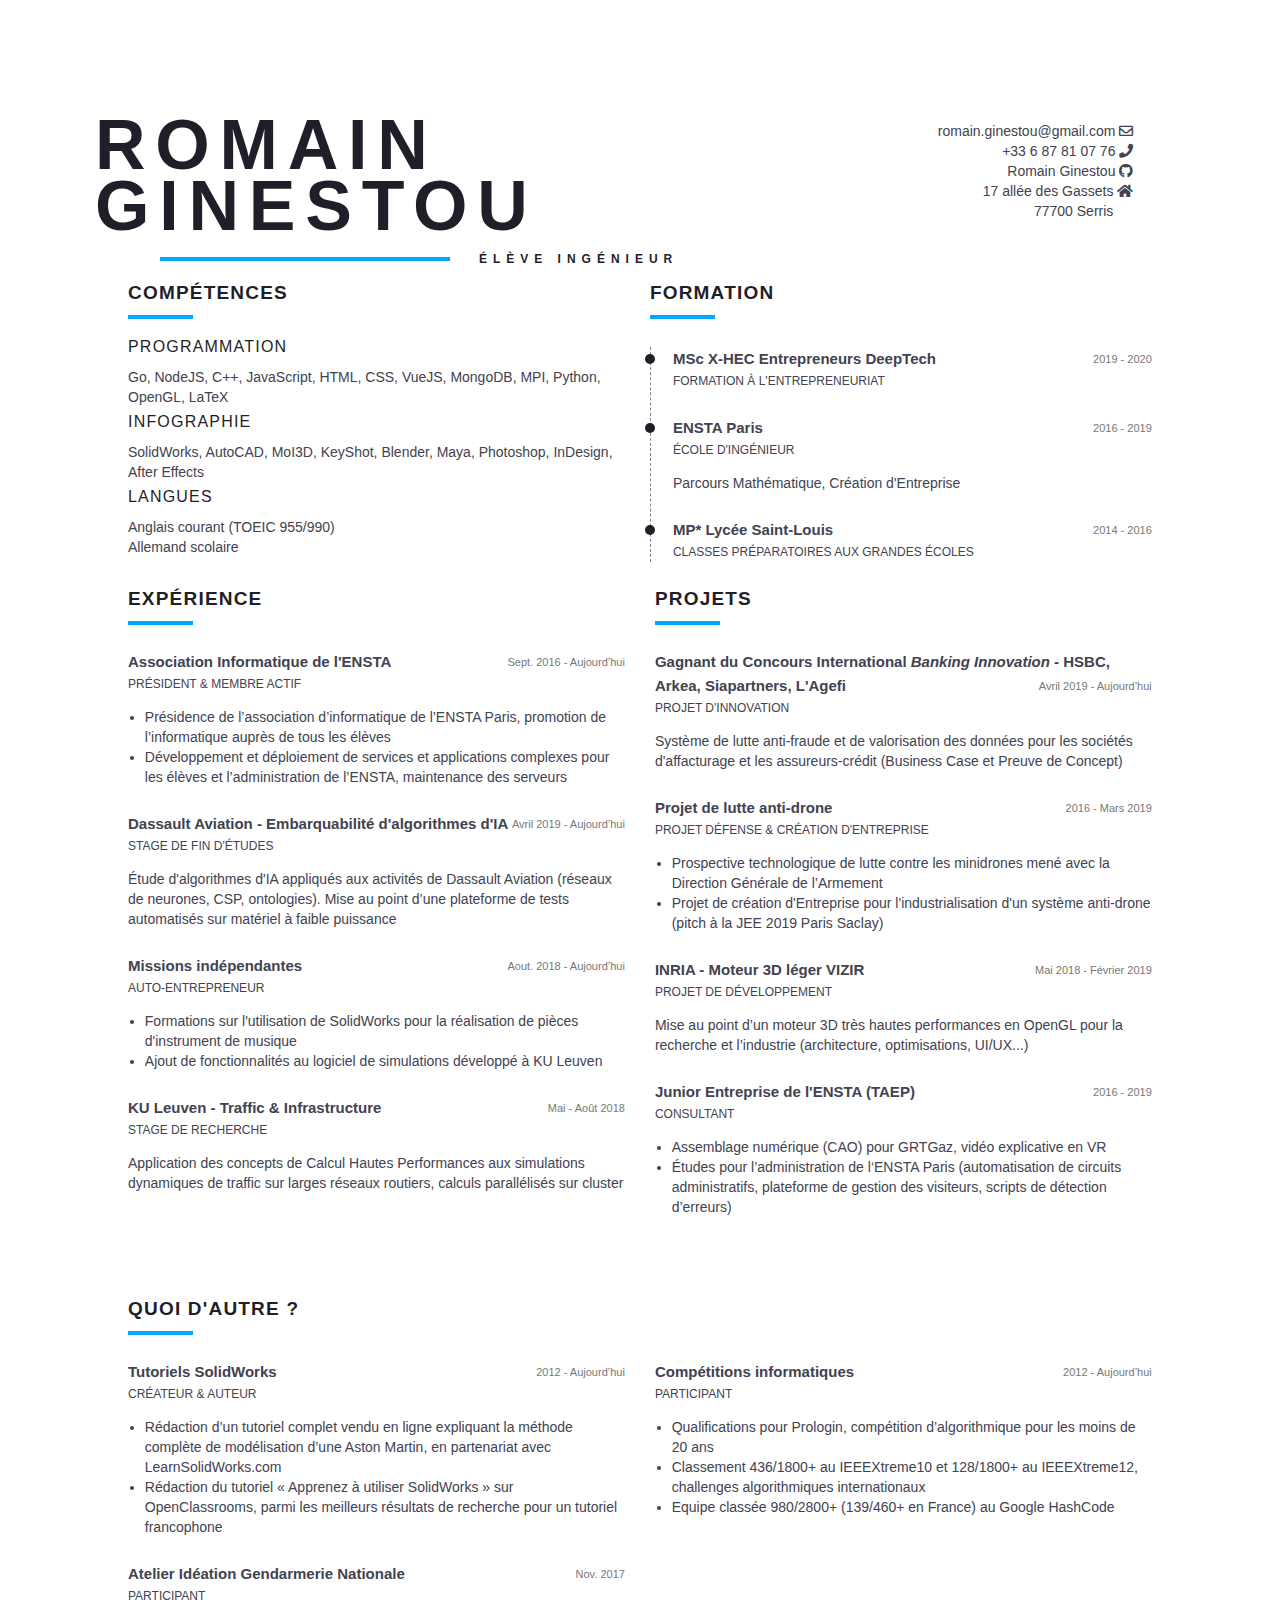
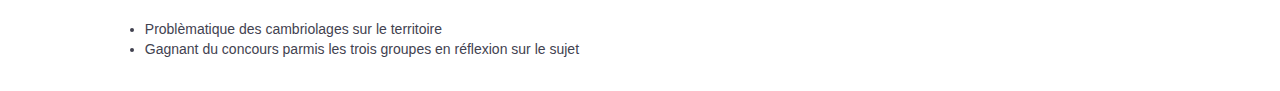
<file: index.html>
<!DOCTYPE html>
<html lang="fr-FR">

<head>
   <meta charset="utf-8">
   <!-- <meta http-equiv="X-UA-Compatible" content="IE=edge"> -->
   <meta name="viewport" content="width=device-width, initial-scale=1">
   <title>Romain Ginestou - CV</title>
   <!-- Custom Fonts -->
   <link href="https://fonts.googleapis.com/css?family=Poppins:200,300,400,500,600,700,800,900" rel="stylesheet">
   <link href="lib/fontawesome/css/all.min.css" rel="stylesheet">
   <!-- Bootstrap Core CSS -->
   <link href="lib/bootstrap.min.css" rel="stylesheet">
   <link href="lib/normalize.css" rel="stylesheet">
   <!-- Template CSS  -->
   <link rel="stylesheet" href="css/siimple.min.css" type="text/css">
   <link rel="stylesheet" href="css/main.css" type="text/css">
</head>

<body>
   <div class="container main-container">
      <div class="row">
         <header>
            <div class="col-xs-11 extra-offset-md">
               <div class="head-info">
                  romain.ginestou@gmail.com&nbsp;<i class="far fa-envelope"></i><br>
                  +33 6 87 81 07 76&nbsp;<i class="fas fa-phone"></i><br>
                  Romain Ginestou&nbsp;<i class="fab fa-github"></i><br>
                  17 allée des Gassets&nbsp;<i class="fas fa-home"></i><br>
                  77700 Serris<span style="padding-right:20px"></span><br>
               </div>
               <div class="resume-title">
                  <h2>Romain</h2>
                  <h2>GINESTOU</h2>
                  <div class="resume-designation extra-offset-md">
                     <span class="border"></span>
                     <span>Élève Ingénieur</span>
                  </div>
               </div>
            </div>
         </header>

         <div class="content-container">
            <div class="grid">
               <div class="grid-row">

                  <!-- COMPETENCES -->
                  <div class="grid-col grid-col--6 grid-col--xs-12 px-2">
                     <h2 class="title">Compétences</h2>
                     <hr>

                     <h4>PROGRAMMATION</h4>
                     <p>
                        Go, NodeJS, C++, JavaScript,
                        HTML, CSS, VueJS,
                        MongoDB, MPI, Python, OpenGL, LaTeX
                     </p>

                     <h4>INFOGRAPHIE</h4>
                     <p>
                        SolidWorks, AutoCAD, MoI3D,
                        KeyShot, Blender, Maya,
                        Photoshop, InDesign, After Effects
                     </p>

                     <h4>LANGUES</h4>
                     <p>
                        Anglais courant (TOEIC 955/990)<br>
                        Allemand scolaire
                     </p>
                  </div>

                  <!-- FORMATION -->
                  <div class="grid-col grid-col--6 grid-col--xs-12 px-2">
                     <h2 class="title">Formation</h2>
                     <hr>

                     <!-- MSc X-HEC Entrepreneurs DeepTech -->
                     <div class="timeline-centered">
                        <article class="timeline-entry">
                           <div class="timeline-entry-inner">
                              <div class="timeline-icon"></div>
                              <h3 class="company">
                                 MSc X-HEC Entrepreneurs DeepTech
                                 <span class="timeline-date">2019 - 2020</span>
                              </h3>
                              <p class="designation">Formation à l'Entrepreneuriat</p>
                           </div>
                        </article>

                        <!-- ENSTA Paris -->
                        <article class="timeline-entry">
                           <div class="timeline-entry-inner">
                              <div class="timeline-icon"></div>
                              <h3 class="company">
                                 ENSTA Paris
                                 <span class="timeline-date">2016 - 2019</span>
                              </h3>
                              <p class="designation">École d'Ingénieur</p>
                              <p class="description">Parcours Mathématique, Création d'Entreprise</p>
                           </div>
                        </article>

                        <!-- MP* Lycée Saint-Louis -->
                        <article class="timeline-entry">
                           <div class="timeline-entry-inner">
                              <div class="timeline-icon"></div>
                              <h3 class="company">
                                 MP* Lycée Saint-Louis
                                 <span class="timeline-date">2014 - 2016</span>
                              </h3>
                              <p class="designation">Classes Préparatoires aux Grandes Écoles</p>
                           </div>
                        </article>
                     </div>
                  </div>
               </div>
            </div>

            <div class="grid">
               <div class="grid-row mt-3">

                  <!-- EXPERIENCE -->
                  <div class="grid-col grid-col--6 grid-col--xs-12 pt-0 px-2 pr-3">
                     <h2 class="title">Expérience</h2>
                     <hr class="mb-0">

                     <!-- Association Informatique de l'ENSTA -->
                     <h3 class="company">
                        Association Informatique de l'ENSTA
                        <span class="timeline-date">Sept. 2016 - Aujourd’hui</span>
                     </h3>
                     <p class="designation">Président & membre actif</p>
                     <p class="description">
                        <ul>
                           <li>Présidence de l’association d’informatique de l’ENSTA Paris,
                              promotion de l’informatique auprès de tous les élèves</li>
                           <li>Développement et déploiement de services et applications
                              complexes pour les élèves et l’administration de l’ENSTA,
                              maintenance des serveurs</li>
                        </ul>
                     </p>

                     <!-- Dassault Aviation -->
                     <h3 class="company">
                        Dassault Aviation - Embarquabilité d'algorithmes d'IA
                        <span class="timeline-date">Avril 2019 - Aujourd’hui</span>
                     </h3>
                     <p class="designation">Stage de fin d'études</p>
                     <p class="description">
                        Étude d'algorithmes d'IA appliqués aux activités de Dassault Aviation
                        (réseaux de neurones, CSP, ontologies). Mise au point d’une plateforme
                        de tests automatisés sur matériel à faible puissance
                     </p>

                     <!-- Auto-entrepreneur -->
                     <h3 class="company">
                        Missions indépendantes
                        <span class="timeline-date">Aout. 2018 - Aujourd’hui</span>
                     </h3>
                     <p class="designation">Auto-entrepreneur</p>
                     <p class="description">
                        <ul>
                           <li>Formations sur l'utilisation de SolidWorks pour la
                              réalisation de pièces d'instrument de musique</li>
                           <li>Ajout de fonctionnalités au logiciel de simulations développé à KU Leuven</li>
                        </ul>
                     </p>

                     <!-- KU Leuven -->
                     <h3 class="company">
                        KU Leuven - Traffic & Infrastructure
                        <span class="timeline-date">Mai - Août 2018</span>
                     </h3>
                     <p class="designation">Stage de recherche</p>
                     <p class="description">
                        Application des concepts de Calcul Hautes Performances aux simulations
                        dynamiques de traffic sur larges réseaux routiers, calculs parallélisés sur cluster
                     </p>
                  </div>

                  <!-- PROJECTS -->
                  <div class="grid-col grid-col--6 grid-col--xs-12 pt-0 px-2 pl-3">
                     <h2 class="title">Projets</h2>
                     <hr class="mb-0">

                     <!-- Banking Innovation -->
                     <h3 class="company">
                        Gagnant du Concours International <i>Banking Innovation</i> - HSBC, Arkea, Siapartners, L'Agefi
                        <span class="timeline-date">Avril 2019 - Aujourd’hui</span>
                     </h3>
                     <p class="designation">Projet d'innovation</p>
                     <p class="description">
                        Système de lutte anti-fraude et de valorisation des données
                        pour les sociétés d'affacturage et les assureurs-crédit
                        (Business Case et Preuve de Concept)
                     </p>

                     <!-- Projet de lutte anti-drone -->
                     <h3 class="company">
                        Projet de lutte anti-drone
                        <span class="timeline-date">2016 - Mars 2019</span>
                     </h3>
                     <p class="designation">Projet Défense & Création d'entreprise</p>
                     <p class="description">
                        <ul>
                           <li>Prospective technologique de lutte contre les
                              minidrones mené avec la Direction Générale de l’Armement</li>
                           <li>Projet de création d'Entreprise pour l'industrialisation
                              d'un système anti-drone (pitch à la JEE 2019 Paris Saclay)</li>
                        </ul>
                     </p>

                     <!-- INRIA -->
                     <h3 class="company">
                        INRIA - Moteur 3D léger VIZIR
                        <span class="timeline-date">Mai 2018 - Février 2019</span>
                     </h3>
                     <p class="designation">Projet de développement</p>
                     <p class="description">
                        Mise au point d’un moteur 3D très hautes performances en OpenGL
                        pour la recherche et l’industrie (architecture, optimisations, UI/UX...)
                     </p>

                     <!-- TAEP -->
                     <h3 class="company">
                        Junior Entreprise de l'ENSTA (TAEP)
                        <span class="timeline-date">2016 - 2019</span>
                     </h3>
                     <p class="designation">Consultant</p>
                     <p class="description">
                        <ul>
                           <li>Assemblage numérique (CAO) pour GRTGaz, vidéo explicative en VR</li>
                           <li>Études pour l’administration de l‘ENSTA Paris
                              (automatisation de circuits administratifs, plateforme de gestion des visiteurs, scripts
                              de détection
                              d’erreurs)</li>
                        </ul>
                     </p>
                  </div>
               </div>
            </div>

            <!-- <div class="pagebreak"></div> -->
            <div class="sep"></div>

            <!-- WHAT ELSE -->
            <div class="grid">
               <div class="grid-row">
                  <div class="px-2">
                     <h2 class="title">Quoi d'autre ?</h2>
                     <hr class="mb-0">
                  </div>

                  <div class="grid-col grid-col--6 grid-col--xs-12 pt-0 mt-0 px-2 pr-3">
                     <!-- Tutoriels -->
                     <h3 class="company">
                        Tutoriels SolidWorks
                        <span class="timeline-date">2012 - Aujourd’hui</span>
                     </h3>
                     <p class="designation">Créateur & auteur</p>
                     <p class="description">
                        <ul>
                           <li>Rédaction d’un tutoriel complet vendu en ligne expliquant la méthode
                              complète de modélisation d’une Aston Martin, en partenariat avec
                              LearnSolidWorks.com</li>
                           <li>Rédaction du tutoriel « Apprenez à utiliser SolidWorks » sur
                              OpenClassrooms, parmi les meilleurs résultats de recherche pour un
                              tutoriel francophone</li>
                        </ul>
                     </p>

                     <!-- Gendarmerie -->
                     <h3 class="company">
                        Atelier Idéation Gendarmerie Nationale
                        <span class="timeline-date">Nov. 2017</span>
                     </h3>
                     <p class="designation">Participant</p>
                     <p class="description">
                        <ul>
                           <li>Problèmatique des cambriolages sur le territoire</li>
                           <li>Gagnant du concours parmis les trois groupes en réflexion sur le sujet</li>
                        </ul>
                     </p>
                  </div>

                  <div class="grid-col grid-col--6 grid-col--xs-12 pt-0 mt-0 px-2 pl-3">
                     <!-- Compétitions informatiques -->
                     <h3 class="company">
                        Compétitions informatiques
                        <span class="timeline-date">2012 - Aujourd’hui</span>
                     </h3>
                     <p class="designation">Participant</p>
                     <p class="description">
                        <ul>
                           <li>Qualifications pour Prologin, compétition d’algorithmique
                              pour les moins de 20 ans</li>
                           <li>Classement 436/1800+ au IEEEXtreme10 et
                              128/1800+ au IEEEXtreme12, challenges algorithmiques internationaux</li>
                           <li>Equipe classée 980/2800+ (139/460+ en France) au Google HashCode</li>
                        </ul>
                     </p>
                  </div>
               </div>
            </div>
         </div>
      </div>
   </div>

   <!-- jQuery -->
   <script src="lib/jquery-3.2.1.min.js"></script>
   <script src='lib/jquery.validate.min.js'></script>
   <script src="lib/jquery.easing.min.js"></script>
   <!-- Bootstrap Core JavaScript -->
   <script src="lib/bootstrap.min.js"></script>
   <!-- Template Custom scripts -->
   <script src="js/scripts.min.js"></script>
</body>

</html>
</file>
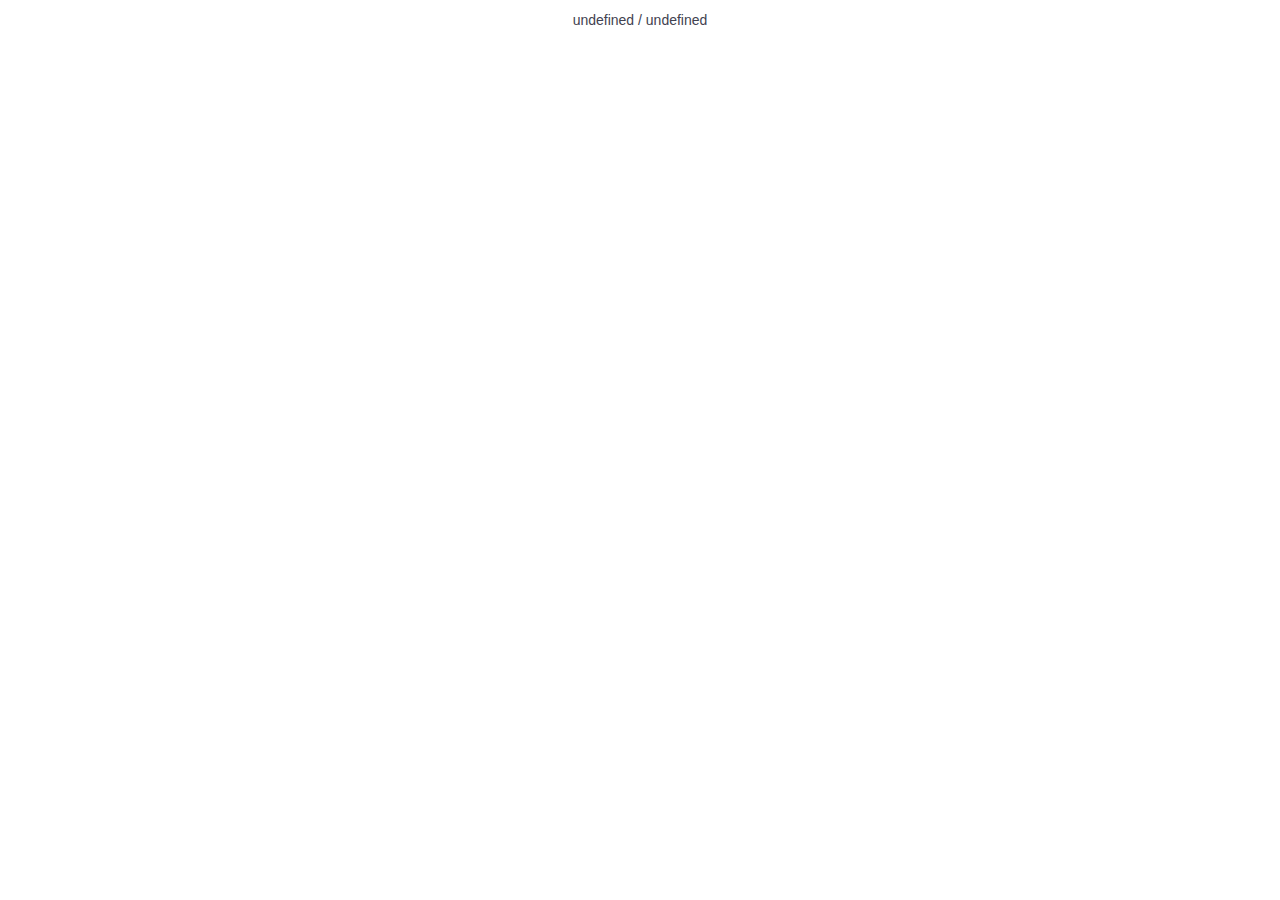
<file: footer.html>
<!DOCTYPE html>
<html>

<head>
    <link rel="stylesheet" id="colors" href="css/main.css" type="text/css">
</head>

<body>
    <div style="text-align:center">
        <span id='page'></span> / <span id='topage'></span>
    </div>
    <script>
        var vars = {};
        var x = window.location.search.substring(1).split('&');
        for (var i in x) {
            var z = x[i].split('=', 2);
            vars[z[0]] = unescape(z[1]);
        }
        document.getElementById('page').innerHTML = vars.page;
        document.getElementById('topage').innerHTML = vars.topage;
    </script>
</body>

</html>
</file>
<file: lib/fontawesome/css/all.min.css>
.fa,.fab,.fal,.far,.fas{-moz-osx-font-smoothing:grayscale;-webkit-font-smoothing:antialiased;display:inline-block;font-style:normal;font-variant:normal;text-rendering:auto;line-height:1}.fa-lg{font-size:1.33333em;line-height:.75em;vertical-align:-.0667em}.fa-xs{font-size:.75em}.fa-sm{font-size:.875em}.fa-1x{font-size:1em}.fa-2x{font-size:2em}.fa-3x{font-size:3em}.fa-4x{font-size:4em}.fa-5x{font-size:5em}.fa-6x{font-size:6em}.fa-7x{font-size:7em}.fa-8x{font-size:8em}.fa-9x{font-size:9em}.fa-10x{font-size:10em}.fa-fw{text-align:center;width:1.25em}.fa-ul{list-style-type:none;margin-left:2.5em;padding-left:0}.fa-ul>li{position:relative}.fa-li{left:-2em;position:absolute;text-align:center;width:2em;line-height:inherit}.fa-border{border:.08em solid #eee;border-radius:.1em;padding:.2em .25em .15em}.fa-pull-left{float:left}.fa-pull-right{float:right}.fa.fa-pull-left,.fab.fa-pull-left,.fal.fa-pull-left,.far.fa-pull-left,.fas.fa-pull-left{margin-right:.3em}.fa.fa-pull-right,.fab.fa-pull-right,.fal.fa-pull-right,.far.fa-pull-right,.fas.fa-pull-right{margin-left:.3em}.fa-spin{animation:fa-spin 2s infinite linear}.fa-pulse{animation:fa-spin 1s infinite steps(8)}@keyframes fa-spin{0%{transform:rotate(0deg)}to{transform:rotate(1turn)}}.fa-rotate-90{-ms-filter:"progid:DXImageTransform.Microsoft.BasicImage(rotation=1)";transform:rotate(90deg)}.fa-rotate-180{-ms-filter:"progid:DXImageTransform.Microsoft.BasicImage(rotation=2)";transform:rotate(180deg)}.fa-rotate-270{-ms-filter:"progid:DXImageTransform.Microsoft.BasicImage(rotation=3)";transform:rotate(270deg)}.fa-flip-horizontal{-ms-filter:"progid:DXImageTransform.Microsoft.BasicImage(rotation=0, mirror=1)";transform:scaleX(-1)}.fa-flip-vertical{transform:scaleY(-1)}.fa-flip-both,.fa-flip-horizontal.fa-flip-vertical,.fa-flip-vertical{-ms-filter:"progid:DXImageTransform.Microsoft.BasicImage(rotation=2, mirror=1)"}.fa-flip-both,.fa-flip-horizontal.fa-flip-vertical{transform:scale(-1)}:root .fa-flip-both,:root .fa-flip-horizontal,:root .fa-flip-vertical,:root .fa-rotate-90,:root .fa-rotate-180,:root .fa-rotate-270{filter:none}.fa-stack{display:inline-block;height:2em;line-height:2em;position:relative;vertical-align:middle;width:2.5em}.fa-stack-1x,.fa-stack-2x{left:0;position:absolute;text-align:center;width:100%}.fa-stack-1x{line-height:inherit}.fa-stack-2x{font-size:2em}.fa-inverse{color:#fff}.fa-500px:before{content:"\f26e"}.fa-accessible-icon:before{content:"\f368"}.fa-accusoft:before{content:"\f369"}.fa-acquisitions-incorporated:before{content:"\f6af"}.fa-ad:before{content:"\f641"}.fa-address-book:before{content:"\f2b9"}.fa-address-card:before{content:"\f2bb"}.fa-adjust:before{content:"\f042"}.fa-adn:before{content:"\f170"}.fa-adobe:before{content:"\f778"}.fa-adversal:before{content:"\f36a"}.fa-affiliatetheme:before{content:"\f36b"}.fa-air-freshener:before{content:"\f5d0"}.fa-algolia:before{content:"\f36c"}.fa-align-center:before{content:"\f037"}.fa-align-justify:before{content:"\f039"}.fa-align-left:before{content:"\f036"}.fa-align-right:before{content:"\f038"}.fa-alipay:before{content:"\f642"}.fa-allergies:before{content:"\f461"}.fa-amazon:before{content:"\f270"}.fa-amazon-pay:before{content:"\f42c"}.fa-ambulance:before{content:"\f0f9"}.fa-american-sign-language-interpreting:before{content:"\f2a3"}.fa-amilia:before{content:"\f36d"}.fa-anchor:before{content:"\f13d"}.fa-android:before{content:"\f17b"}.fa-angellist:before{content:"\f209"}.fa-angle-double-down:before{content:"\f103"}.fa-angle-double-left:before{content:"\f100"}.fa-angle-double-right:before{content:"\f101"}.fa-angle-double-up:before{content:"\f102"}.fa-angle-down:before{content:"\f107"}.fa-angle-left:before{content:"\f104"}.fa-angle-right:before{content:"\f105"}.fa-angle-up:before{content:"\f106"}.fa-angry:before{content:"\f556"}.fa-angrycreative:before{content:"\f36e"}.fa-angular:before{content:"\f420"}.fa-ankh:before{content:"\f644"}.fa-app-store:before{content:"\f36f"}.fa-app-store-ios:before{content:"\f370"}.fa-apper:before{content:"\f371"}.fa-apple:before{content:"\f179"}.fa-apple-alt:before{content:"\f5d1"}.fa-apple-pay:before{content:"\f415"}.fa-archive:before{content:"\f187"}.fa-archway:before{content:"\f557"}.fa-arrow-alt-circle-down:before{content:"\f358"}.fa-arrow-alt-circle-left:before{content:"\f359"}.fa-arrow-alt-circle-right:before{content:"\f35a"}.fa-arrow-alt-circle-up:before{content:"\f35b"}.fa-arrow-circle-down:before{content:"\f0ab"}.fa-arrow-circle-left:before{content:"\f0a8"}.fa-arrow-circle-right:before{content:"\f0a9"}.fa-arrow-circle-up:before{content:"\f0aa"}.fa-arrow-down:before{content:"\f063"}.fa-arrow-left:before{content:"\f060"}.fa-arrow-right:before{content:"\f061"}.fa-arrow-up:before{content:"\f062"}.fa-arrows-alt:before{content:"\f0b2"}.fa-arrows-alt-h:before{content:"\f337"}.fa-arrows-alt-v:before{content:"\f338"}.fa-artstation:before{content:"\f77a"}.fa-assistive-listening-systems:before{content:"\f2a2"}.fa-asterisk:before{content:"\f069"}.fa-asymmetrik:before{content:"\f372"}.fa-at:before{content:"\f1fa"}.fa-atlas:before{content:"\f558"}.fa-atlassian:before{content:"\f77b"}.fa-atom:before{content:"\f5d2"}.fa-audible:before{content:"\f373"}.fa-audio-description:before{content:"\f29e"}.fa-autoprefixer:before{content:"\f41c"}.fa-avianex:before{content:"\f374"}.fa-aviato:before{content:"\f421"}.fa-award:before{content:"\f559"}.fa-aws:before{content:"\f375"}.fa-baby:before{content:"\f77c"}.fa-baby-carriage:before{content:"\f77d"}.fa-backspace:before{content:"\f55a"}.fa-backward:before{content:"\f04a"}.fa-bacon:before{content:"\f7e5"}.fa-balance-scale:before{content:"\f24e"}.fa-ban:before{content:"\f05e"}.fa-band-aid:before{content:"\f462"}.fa-bandcamp:before{content:"\f2d5"}.fa-barcode:before{content:"\f02a"}.fa-bars:before{content:"\f0c9"}.fa-baseball-ball:before{content:"\f433"}.fa-basketball-ball:before{content:"\f434"}.fa-bath:before{content:"\f2cd"}.fa-battery-empty:before{content:"\f244"}.fa-battery-full:before{content:"\f240"}.fa-battery-half:before{content:"\f242"}.fa-battery-quarter:before{content:"\f243"}.fa-battery-three-quarters:before{content:"\f241"}.fa-bed:before{content:"\f236"}.fa-beer:before{content:"\f0fc"}.fa-behance:before{content:"\f1b4"}.fa-behance-square:before{content:"\f1b5"}.fa-bell:before{content:"\f0f3"}.fa-bell-slash:before{content:"\f1f6"}.fa-bezier-curve:before{content:"\f55b"}.fa-bible:before{content:"\f647"}.fa-bicycle:before{content:"\f206"}.fa-bimobject:before{content:"\f378"}.fa-binoculars:before{content:"\f1e5"}.fa-biohazard:before{content:"\f780"}.fa-birthday-cake:before{content:"\f1fd"}.fa-bitbucket:before{content:"\f171"}.fa-bitcoin:before{content:"\f379"}.fa-bity:before{content:"\f37a"}.fa-black-tie:before{content:"\f27e"}.fa-blackberry:before{content:"\f37b"}.fa-blender:before{content:"\f517"}.fa-blender-phone:before{content:"\f6b6"}.fa-blind:before{content:"\f29d"}.fa-blog:before{content:"\f781"}.fa-blogger:before{content:"\f37c"}.fa-blogger-b:before{content:"\f37d"}.fa-bluetooth:before{content:"\f293"}.fa-bluetooth-b:before{content:"\f294"}.fa-bold:before{content:"\f032"}.fa-bolt:before{content:"\f0e7"}.fa-bomb:before{content:"\f1e2"}.fa-bone:before{content:"\f5d7"}.fa-bong:before{content:"\f55c"}.fa-book:before{content:"\f02d"}.fa-book-dead:before{content:"\f6b7"}.fa-book-medical:before{content:"\f7e6"}.fa-book-open:before{content:"\f518"}.fa-book-reader:before{content:"\f5da"}.fa-bookmark:before{content:"\f02e"}.fa-bowling-ball:before{content:"\f436"}.fa-box:before{content:"\f466"}.fa-box-open:before{content:"\f49e"}.fa-boxes:before{content:"\f468"}.fa-braille:before{content:"\f2a1"}.fa-brain:before{content:"\f5dc"}.fa-bread-slice:before{content:"\f7ec"}.fa-briefcase:before{content:"\f0b1"}.fa-briefcase-medical:before{content:"\f469"}.fa-broadcast-tower:before{content:"\f519"}.fa-broom:before{content:"\f51a"}.fa-brush:before{content:"\f55d"}.fa-btc:before{content:"\f15a"}.fa-bug:before{content:"\f188"}.fa-building:before{content:"\f1ad"}.fa-bullhorn:before{content:"\f0a1"}.fa-bullseye:before{content:"\f140"}.fa-burn:before{content:"\f46a"}.fa-buromobelexperte:before{content:"\f37f"}.fa-bus:before{content:"\f207"}.fa-bus-alt:before{content:"\f55e"}.fa-business-time:before{content:"\f64a"}.fa-buysellads:before{content:"\f20d"}.fa-calculator:before{content:"\f1ec"}.fa-calendar:before{content:"\f133"}.fa-calendar-alt:before{content:"\f073"}.fa-calendar-check:before{content:"\f274"}.fa-calendar-day:before{content:"\f783"}.fa-calendar-minus:before{content:"\f272"}.fa-calendar-plus:before{content:"\f271"}.fa-calendar-times:before{content:"\f273"}.fa-calendar-week:before{content:"\f784"}.fa-camera:before{content:"\f030"}.fa-camera-retro:before{content:"\f083"}.fa-campground:before{content:"\f6bb"}.fa-canadian-maple-leaf:before{content:"\f785"}.fa-candy-cane:before{content:"\f786"}.fa-cannabis:before{content:"\f55f"}.fa-capsules:before{content:"\f46b"}.fa-car:before{content:"\f1b9"}.fa-car-alt:before{content:"\f5de"}.fa-car-battery:before{content:"\f5df"}.fa-car-crash:before{content:"\f5e1"}.fa-car-side:before{content:"\f5e4"}.fa-caret-down:before{content:"\f0d7"}.fa-caret-left:before{content:"\f0d9"}.fa-caret-right:before{content:"\f0da"}.fa-caret-square-down:before{content:"\f150"}.fa-caret-square-left:before{content:"\f191"}.fa-caret-square-right:before{content:"\f152"}.fa-caret-square-up:before{content:"\f151"}.fa-caret-up:before{content:"\f0d8"}.fa-carrot:before{content:"\f787"}.fa-cart-arrow-down:before{content:"\f218"}.fa-cart-plus:before{content:"\f217"}.fa-cash-register:before{content:"\f788"}.fa-cat:before{content:"\f6be"}.fa-cc-amazon-pay:before{content:"\f42d"}.fa-cc-amex:before{content:"\f1f3"}.fa-cc-apple-pay:before{content:"\f416"}.fa-cc-diners-club:before{content:"\f24c"}.fa-cc-discover:before{content:"\f1f2"}.fa-cc-jcb:before{content:"\f24b"}.fa-cc-mastercard:before{content:"\f1f1"}.fa-cc-paypal:before{content:"\f1f4"}.fa-cc-stripe:before{content:"\f1f5"}.fa-cc-visa:before{content:"\f1f0"}.fa-centercode:before{content:"\f380"}.fa-centos:before{content:"\f789"}.fa-certificate:before{content:"\f0a3"}.fa-chair:before{content:"\f6c0"}.fa-chalkboard:before{content:"\f51b"}.fa-chalkboard-teacher:before{content:"\f51c"}.fa-charging-station:before{content:"\f5e7"}.fa-chart-area:before{content:"\f1fe"}.fa-chart-bar:before{content:"\f080"}.fa-chart-line:before{content:"\f201"}.fa-chart-pie:before{content:"\f200"}.fa-check:before{content:"\f00c"}.fa-check-circle:before{content:"\f058"}.fa-check-double:before{content:"\f560"}.fa-check-square:before{content:"\f14a"}.fa-cheese:before{content:"\f7ef"}.fa-chess:before{content:"\f439"}.fa-chess-bishop:before{content:"\f43a"}.fa-chess-board:before{content:"\f43c"}.fa-chess-king:before{content:"\f43f"}.fa-chess-knight:before{content:"\f441"}.fa-chess-pawn:before{content:"\f443"}.fa-chess-queen:before{content:"\f445"}.fa-chess-rook:before{content:"\f447"}.fa-chevron-circle-down:before{content:"\f13a"}.fa-chevron-circle-left:before{content:"\f137"}.fa-chevron-circle-right:before{content:"\f138"}.fa-chevron-circle-up:before{content:"\f139"}.fa-chevron-down:before{content:"\f078"}.fa-chevron-left:before{content:"\f053"}.fa-chevron-right:before{content:"\f054"}.fa-chevron-up:before{content:"\f077"}.fa-child:before{content:"\f1ae"}.fa-chrome:before{content:"\f268"}.fa-church:before{content:"\f51d"}.fa-circle:before{content:"\f111"}.fa-circle-notch:before{content:"\f1ce"}.fa-city:before{content:"\f64f"}.fa-clinic-medical:before{content:"\f7f2"}.fa-clipboard:before{content:"\f328"}.fa-clipboard-check:before{content:"\f46c"}.fa-clipboard-list:before{content:"\f46d"}.fa-clock:before{content:"\f017"}.fa-clone:before{content:"\f24d"}.fa-closed-captioning:before{content:"\f20a"}.fa-cloud:before{content:"\f0c2"}.fa-cloud-download-alt:before{content:"\f381"}.fa-cloud-meatball:before{content:"\f73b"}.fa-cloud-moon:before{content:"\f6c3"}.fa-cloud-moon-rain:before{content:"\f73c"}.fa-cloud-rain:before{content:"\f73d"}.fa-cloud-showers-heavy:before{content:"\f740"}.fa-cloud-sun:before{content:"\f6c4"}.fa-cloud-sun-rain:before{content:"\f743"}.fa-cloud-upload-alt:before{content:"\f382"}.fa-cloudscale:before{content:"\f383"}.fa-cloudsmith:before{content:"\f384"}.fa-cloudversify:before{content:"\f385"}.fa-cocktail:before{content:"\f561"}.fa-code:before{content:"\f121"}.fa-code-branch:before{content:"\f126"}.fa-codepen:before{content:"\f1cb"}.fa-codiepie:before{content:"\f284"}.fa-coffee:before{content:"\f0f4"}.fa-cog:before{content:"\f013"}.fa-cogs:before{content:"\f085"}.fa-coins:before{content:"\f51e"}.fa-columns:before{content:"\f0db"}.fa-comment:before{content:"\f075"}.fa-comment-alt:before{content:"\f27a"}.fa-comment-dollar:before{content:"\f651"}.fa-comment-dots:before{content:"\f4ad"}.fa-comment-medical:before{content:"\f7f5"}.fa-comment-slash:before{content:"\f4b3"}.fa-comments:before{content:"\f086"}.fa-comments-dollar:before{content:"\f653"}.fa-compact-disc:before{content:"\f51f"}.fa-compass:before{content:"\f14e"}.fa-compress:before{content:"\f066"}.fa-compress-arrows-alt:before{content:"\f78c"}.fa-concierge-bell:before{content:"\f562"}.fa-confluence:before{content:"\f78d"}.fa-connectdevelop:before{content:"\f20e"}.fa-contao:before{content:"\f26d"}.fa-cookie:before{content:"\f563"}.fa-cookie-bite:before{content:"\f564"}.fa-copy:before{content:"\f0c5"}.fa-copyright:before{content:"\f1f9"}.fa-couch:before{content:"\f4b8"}.fa-cpanel:before{content:"\f388"}.fa-creative-commons:before{content:"\f25e"}.fa-creative-commons-by:before{content:"\f4e7"}.fa-creative-commons-nc:before{content:"\f4e8"}.fa-creative-commons-nc-eu:before{content:"\f4e9"}.fa-creative-commons-nc-jp:before{content:"\f4ea"}.fa-creative-commons-nd:before{content:"\f4eb"}.fa-creative-commons-pd:before{content:"\f4ec"}.fa-creative-commons-pd-alt:before{content:"\f4ed"}.fa-creative-commons-remix:before{content:"\f4ee"}.fa-creative-commons-sa:before{content:"\f4ef"}.fa-creative-commons-sampling:before{content:"\f4f0"}.fa-creative-commons-sampling-plus:before{content:"\f4f1"}.fa-creative-commons-share:before{content:"\f4f2"}.fa-creative-commons-zero:before{content:"\f4f3"}.fa-credit-card:before{content:"\f09d"}.fa-critical-role:before{content:"\f6c9"}.fa-crop:before{content:"\f125"}.fa-crop-alt:before{content:"\f565"}.fa-cross:before{content:"\f654"}.fa-crosshairs:before{content:"\f05b"}.fa-crow:before{content:"\f520"}.fa-crown:before{content:"\f521"}.fa-crutch:before{content:"\f7f7"}.fa-css3:before{content:"\f13c"}.fa-css3-alt:before{content:"\f38b"}.fa-cube:before{content:"\f1b2"}.fa-cubes:before{content:"\f1b3"}.fa-cut:before{content:"\f0c4"}.fa-cuttlefish:before{content:"\f38c"}.fa-d-and-d:before{content:"\f38d"}.fa-d-and-d-beyond:before{content:"\f6ca"}.fa-dashcube:before{content:"\f210"}.fa-database:before{content:"\f1c0"}.fa-deaf:before{content:"\f2a4"}.fa-delicious:before{content:"\f1a5"}.fa-democrat:before{content:"\f747"}.fa-deploydog:before{content:"\f38e"}.fa-deskpro:before{content:"\f38f"}.fa-desktop:before{content:"\f108"}.fa-dev:before{content:"\f6cc"}.fa-deviantart:before{content:"\f1bd"}.fa-dharmachakra:before{content:"\f655"}.fa-dhl:before{content:"\f790"}.fa-diagnoses:before{content:"\f470"}.fa-diaspora:before{content:"\f791"}.fa-dice:before{content:"\f522"}.fa-dice-d20:before{content:"\f6cf"}.fa-dice-d6:before{content:"\f6d1"}.fa-dice-five:before{content:"\f523"}.fa-dice-four:before{content:"\f524"}.fa-dice-one:before{content:"\f525"}.fa-dice-six:before{content:"\f526"}.fa-dice-three:before{content:"\f527"}.fa-dice-two:before{content:"\f528"}.fa-digg:before{content:"\f1a6"}.fa-digital-ocean:before{content:"\f391"}.fa-digital-tachograph:before{content:"\f566"}.fa-directions:before{content:"\f5eb"}.fa-discord:before{content:"\f392"}.fa-discourse:before{content:"\f393"}.fa-divide:before{content:"\f529"}.fa-dizzy:before{content:"\f567"}.fa-dna:before{content:"\f471"}.fa-dochub:before{content:"\f394"}.fa-docker:before{content:"\f395"}.fa-dog:before{content:"\f6d3"}.fa-dollar-sign:before{content:"\f155"}.fa-dolly:before{content:"\f472"}.fa-dolly-flatbed:before{content:"\f474"}.fa-donate:before{content:"\f4b9"}.fa-door-closed:before{content:"\f52a"}.fa-door-open:before{content:"\f52b"}.fa-dot-circle:before{content:"\f192"}.fa-dove:before{content:"\f4ba"}.fa-download:before{content:"\f019"}.fa-draft2digital:before{content:"\f396"}.fa-drafting-compass:before{content:"\f568"}.fa-dragon:before{content:"\f6d5"}.fa-draw-polygon:before{content:"\f5ee"}.fa-dribbble:before{content:"\f17d"}.fa-dribbble-square:before{content:"\f397"}.fa-dropbox:before{content:"\f16b"}.fa-drum:before{content:"\f569"}.fa-drum-steelpan:before{content:"\f56a"}.fa-drumstick-bite:before{content:"\f6d7"}.fa-drupal:before{content:"\f1a9"}.fa-dumbbell:before{content:"\f44b"}.fa-dumpster:before{content:"\f793"}.fa-dumpster-fire:before{content:"\f794"}.fa-dungeon:before{content:"\f6d9"}.fa-dyalog:before{content:"\f399"}.fa-earlybirds:before{content:"\f39a"}.fa-ebay:before{content:"\f4f4"}.fa-edge:before{content:"\f282"}.fa-edit:before{content:"\f044"}.fa-egg:before{content:"\f7fb"}.fa-eject:before{content:"\f052"}.fa-elementor:before{content:"\f430"}.fa-ellipsis-h:before{content:"\f141"}.fa-ellipsis-v:before{content:"\f142"}.fa-ello:before{content:"\f5f1"}.fa-ember:before{content:"\f423"}.fa-empire:before{content:"\f1d1"}.fa-envelope:before{content:"\f0e0"}.fa-envelope-open:before{content:"\f2b6"}.fa-envelope-open-text:before{content:"\f658"}.fa-envelope-square:before{content:"\f199"}.fa-envira:before{content:"\f299"}.fa-equals:before{content:"\f52c"}.fa-eraser:before{content:"\f12d"}.fa-erlang:before{content:"\f39d"}.fa-ethereum:before{content:"\f42e"}.fa-ethernet:before{content:"\f796"}.fa-etsy:before{content:"\f2d7"}.fa-euro-sign:before{content:"\f153"}.fa-exchange-alt:before{content:"\f362"}.fa-exclamation:before{content:"\f12a"}.fa-exclamation-circle:before{content:"\f06a"}.fa-exclamation-triangle:before{content:"\f071"}.fa-expand:before{content:"\f065"}.fa-expand-arrows-alt:before{content:"\f31e"}.fa-expeditedssl:before{content:"\f23e"}.fa-external-link-alt:before{content:"\f35d"}.fa-external-link-square-alt:before{content:"\f360"}.fa-eye:before{content:"\f06e"}.fa-eye-dropper:before{content:"\f1fb"}.fa-eye-slash:before{content:"\f070"}.fa-facebook:before{content:"\f09a"}.fa-facebook-f:before{content:"\f39e"}.fa-facebook-messenger:before{content:"\f39f"}.fa-facebook-square:before{content:"\f082"}.fa-fantasy-flight-games:before{content:"\f6dc"}.fa-fast-backward:before{content:"\f049"}.fa-fast-forward:before{content:"\f050"}.fa-fax:before{content:"\f1ac"}.fa-feather:before{content:"\f52d"}.fa-feather-alt:before{content:"\f56b"}.fa-fedex:before{content:"\f797"}.fa-fedora:before{content:"\f798"}.fa-female:before{content:"\f182"}.fa-fighter-jet:before{content:"\f0fb"}.fa-figma:before{content:"\f799"}.fa-file:before{content:"\f15b"}.fa-file-alt:before{content:"\f15c"}.fa-file-archive:before{content:"\f1c6"}.fa-file-audio:before{content:"\f1c7"}.fa-file-code:before{content:"\f1c9"}.fa-file-contract:before{content:"\f56c"}.fa-file-csv:before{content:"\f6dd"}.fa-file-download:before{content:"\f56d"}.fa-file-excel:before{content:"\f1c3"}.fa-file-export:before{content:"\f56e"}.fa-file-image:before{content:"\f1c5"}.fa-file-import:before{content:"\f56f"}.fa-file-invoice:before{content:"\f570"}.fa-file-invoice-dollar:before{content:"\f571"}.fa-file-medical:before{content:"\f477"}.fa-file-medical-alt:before{content:"\f478"}.fa-file-pdf:before{content:"\f1c1"}.fa-file-powerpoint:before{content:"\f1c4"}.fa-file-prescription:before{content:"\f572"}.fa-file-signature:before{content:"\f573"}.fa-file-upload:before{content:"\f574"}.fa-file-video:before{content:"\f1c8"}.fa-file-word:before{content:"\f1c2"}.fa-fill:before{content:"\f575"}.fa-fill-drip:before{content:"\f576"}.fa-film:before{content:"\f008"}.fa-filter:before{content:"\f0b0"}.fa-fingerprint:before{content:"\f577"}.fa-fire:before{content:"\f06d"}.fa-fire-alt:before{content:"\f7e4"}.fa-fire-extinguisher:before{content:"\f134"}.fa-firefox:before{content:"\f269"}.fa-first-aid:before{content:"\f479"}.fa-first-order:before{content:"\f2b0"}.fa-first-order-alt:before{content:"\f50a"}.fa-firstdraft:before{content:"\f3a1"}.fa-fish:before{content:"\f578"}.fa-fist-raised:before{content:"\f6de"}.fa-flag:before{content:"\f024"}.fa-flag-checkered:before{content:"\f11e"}.fa-flag-usa:before{content:"\f74d"}.fa-flask:before{content:"\f0c3"}.fa-flickr:before{content:"\f16e"}.fa-flipboard:before{content:"\f44d"}.fa-flushed:before{content:"\f579"}.fa-fly:before{content:"\f417"}.fa-folder:before{content:"\f07b"}.fa-folder-minus:before{content:"\f65d"}.fa-folder-open:before{content:"\f07c"}.fa-folder-plus:before{content:"\f65e"}.fa-font:before{content:"\f031"}.fa-font-awesome:before{content:"\f2b4"}.fa-font-awesome-alt:before{content:"\f35c"}.fa-font-awesome-flag:before{content:"\f425"}.fa-font-awesome-logo-full:before{content:"\f4e6"}.fa-fonticons:before{content:"\f280"}.fa-fonticons-fi:before{content:"\f3a2"}.fa-football-ball:before{content:"\f44e"}.fa-fort-awesome:before{content:"\f286"}.fa-fort-awesome-alt:before{content:"\f3a3"}.fa-forumbee:before{content:"\f211"}.fa-forward:before{content:"\f04e"}.fa-foursquare:before{content:"\f180"}.fa-free-code-camp:before{content:"\f2c5"}.fa-freebsd:before{content:"\f3a4"}.fa-frog:before{content:"\f52e"}.fa-frown:before{content:"\f119"}.fa-frown-open:before{content:"\f57a"}.fa-fulcrum:before{content:"\f50b"}.fa-funnel-dollar:before{content:"\f662"}.fa-futbol:before{content:"\f1e3"}.fa-galactic-republic:before{content:"\f50c"}.fa-galactic-senate:before{content:"\f50d"}.fa-gamepad:before{content:"\f11b"}.fa-gas-pump:before{content:"\f52f"}.fa-gavel:before{content:"\f0e3"}.fa-gem:before{content:"\f3a5"}.fa-genderless:before{content:"\f22d"}.fa-get-pocket:before{content:"\f265"}.fa-gg:before{content:"\f260"}.fa-gg-circle:before{content:"\f261"}.fa-ghost:before{content:"\f6e2"}.fa-gift:before{content:"\f06b"}.fa-gifts:before{content:"\f79c"}.fa-git:before{content:"\f1d3"}.fa-git-square:before{content:"\f1d2"}.fa-github:before{content:"\f09b"}.fa-github-alt:before{content:"\f113"}.fa-github-square:before{content:"\f092"}.fa-gitkraken:before{content:"\f3a6"}.fa-gitlab:before{content:"\f296"}.fa-gitter:before{content:"\f426"}.fa-glass-cheers:before{content:"\f79f"}.fa-glass-martini:before{content:"\f000"}.fa-glass-martini-alt:before{content:"\f57b"}.fa-glass-whiskey:before{content:"\f7a0"}.fa-glasses:before{content:"\f530"}.fa-glide:before{content:"\f2a5"}.fa-glide-g:before{content:"\f2a6"}.fa-globe:before{content:"\f0ac"}.fa-globe-africa:before{content:"\f57c"}.fa-globe-americas:before{content:"\f57d"}.fa-globe-asia:before{content:"\f57e"}.fa-globe-europe:before{content:"\f7a2"}.fa-gofore:before{content:"\f3a7"}.fa-golf-ball:before{content:"\f450"}.fa-goodreads:before{content:"\f3a8"}.fa-goodreads-g:before{content:"\f3a9"}.fa-google:before{content:"\f1a0"}.fa-google-drive:before{content:"\f3aa"}.fa-google-play:before{content:"\f3ab"}.fa-google-plus:before{content:"\f2b3"}.fa-google-plus-g:before{content:"\f0d5"}.fa-google-plus-square:before{content:"\f0d4"}.fa-google-wallet:before{content:"\f1ee"}.fa-gopuram:before{content:"\f664"}.fa-graduation-cap:before{content:"\f19d"}.fa-gratipay:before{content:"\f184"}.fa-grav:before{content:"\f2d6"}.fa-greater-than:before{content:"\f531"}.fa-greater-than-equal:before{content:"\f532"}.fa-grimace:before{content:"\f57f"}.fa-grin:before{content:"\f580"}.fa-grin-alt:before{content:"\f581"}.fa-grin-beam:before{content:"\f582"}.fa-grin-beam-sweat:before{content:"\f583"}.fa-grin-hearts:before{content:"\f584"}.fa-grin-squint:before{content:"\f585"}.fa-grin-squint-tears:before{content:"\f586"}.fa-grin-stars:before{content:"\f587"}.fa-grin-tears:before{content:"\f588"}.fa-grin-tongue:before{content:"\f589"}.fa-grin-tongue-squint:before{content:"\f58a"}.fa-grin-tongue-wink:before{content:"\f58b"}.fa-grin-wink:before{content:"\f58c"}.fa-grip-horizontal:before{content:"\f58d"}.fa-grip-lines:before{content:"\f7a4"}.fa-grip-lines-vertical:before{content:"\f7a5"}.fa-grip-vertical:before{content:"\f58e"}.fa-gripfire:before{content:"\f3ac"}.fa-grunt:before{content:"\f3ad"}.fa-guitar:before{content:"\f7a6"}.fa-gulp:before{content:"\f3ae"}.fa-h-square:before{content:"\f0fd"}.fa-hacker-news:before{content:"\f1d4"}.fa-hacker-news-square:before{content:"\f3af"}.fa-hackerrank:before{content:"\f5f7"}.fa-hamburger:before{content:"\f805"}.fa-hammer:before{content:"\f6e3"}.fa-hamsa:before{content:"\f665"}.fa-hand-holding:before{content:"\f4bd"}.fa-hand-holding-heart:before{content:"\f4be"}.fa-hand-holding-usd:before{content:"\f4c0"}.fa-hand-lizard:before{content:"\f258"}.fa-hand-middle-finger:before{content:"\f806"}.fa-hand-paper:before{content:"\f256"}.fa-hand-peace:before{content:"\f25b"}.fa-hand-point-down:before{content:"\f0a7"}.fa-hand-point-left:before{content:"\f0a5"}.fa-hand-point-right:before{content:"\f0a4"}.fa-hand-point-up:before{content:"\f0a6"}.fa-hand-pointer:before{content:"\f25a"}.fa-hand-rock:before{content:"\f255"}.fa-hand-scissors:before{content:"\f257"}.fa-hand-spock:before{content:"\f259"}.fa-hands:before{content:"\f4c2"}.fa-hands-helping:before{content:"\f4c4"}.fa-handshake:before{content:"\f2b5"}.fa-hanukiah:before{content:"\f6e6"}.fa-hard-hat:before{content:"\f807"}.fa-hashtag:before{content:"\f292"}.fa-hat-wizard:before{content:"\f6e8"}.fa-haykal:before{content:"\f666"}.fa-hdd:before{content:"\f0a0"}.fa-heading:before{content:"\f1dc"}.fa-headphones:before{content:"\f025"}.fa-headphones-alt:before{content:"\f58f"}.fa-headset:before{content:"\f590"}.fa-heart:before{content:"\f004"}.fa-heart-broken:before{content:"\f7a9"}.fa-heartbeat:before{content:"\f21e"}.fa-helicopter:before{content:"\f533"}.fa-highlighter:before{content:"\f591"}.fa-hiking:before{content:"\f6ec"}.fa-hippo:before{content:"\f6ed"}.fa-hips:before{content:"\f452"}.fa-hire-a-helper:before{content:"\f3b0"}.fa-history:before{content:"\f1da"}.fa-hockey-puck:before{content:"\f453"}.fa-holly-berry:before{content:"\f7aa"}.fa-home:before{content:"\f015"}.fa-hooli:before{content:"\f427"}.fa-hornbill:before{content:"\f592"}.fa-horse:before{content:"\f6f0"}.fa-horse-head:before{content:"\f7ab"}.fa-hospital:before{content:"\f0f8"}.fa-hospital-alt:before{content:"\f47d"}.fa-hospital-symbol:before{content:"\f47e"}.fa-hot-tub:before{content:"\f593"}.fa-hotdog:before{content:"\f80f"}.fa-hotel:before{content:"\f594"}.fa-hotjar:before{content:"\f3b1"}.fa-hourglass:before{content:"\f254"}.fa-hourglass-end:before{content:"\f253"}.fa-hourglass-half:before{content:"\f252"}.fa-hourglass-start:before{content:"\f251"}.fa-house-damage:before{content:"\f6f1"}.fa-houzz:before{content:"\f27c"}.fa-hryvnia:before{content:"\f6f2"}.fa-html5:before{content:"\f13b"}.fa-hubspot:before{content:"\f3b2"}.fa-i-cursor:before{content:"\f246"}.fa-ice-cream:before{content:"\f810"}.fa-icicles:before{content:"\f7ad"}.fa-id-badge:before{content:"\f2c1"}.fa-id-card:before{content:"\f2c2"}.fa-id-card-alt:before{content:"\f47f"}.fa-igloo:before{content:"\f7ae"}.fa-image:before{content:"\f03e"}.fa-images:before{content:"\f302"}.fa-imdb:before{content:"\f2d8"}.fa-inbox:before{content:"\f01c"}.fa-indent:before{content:"\f03c"}.fa-industry:before{content:"\f275"}.fa-infinity:before{content:"\f534"}.fa-info:before{content:"\f129"}.fa-info-circle:before{content:"\f05a"}.fa-instagram:before{content:"\f16d"}.fa-intercom:before{content:"\f7af"}.fa-internet-explorer:before{content:"\f26b"}.fa-invision:before{content:"\f7b0"}.fa-ioxhost:before{content:"\f208"}.fa-italic:before{content:"\f033"}.fa-itunes:before{content:"\f3b4"}.fa-itunes-note:before{content:"\f3b5"}.fa-java:before{content:"\f4e4"}.fa-jedi:before{content:"\f669"}.fa-jedi-order:before{content:"\f50e"}.fa-jenkins:before{content:"\f3b6"}.fa-jira:before{content:"\f7b1"}.fa-joget:before{content:"\f3b7"}.fa-joint:before{content:"\f595"}.fa-joomla:before{content:"\f1aa"}.fa-journal-whills:before{content:"\f66a"}.fa-js:before{content:"\f3b8"}.fa-js-square:before{content:"\f3b9"}.fa-jsfiddle:before{content:"\f1cc"}.fa-kaaba:before{content:"\f66b"}.fa-kaggle:before{content:"\f5fa"}.fa-key:before{content:"\f084"}.fa-keybase:before{content:"\f4f5"}.fa-keyboard:before{content:"\f11c"}.fa-keycdn:before{content:"\f3ba"}.fa-khanda:before{content:"\f66d"}.fa-kickstarter:before{content:"\f3bb"}.fa-kickstarter-k:before{content:"\f3bc"}.fa-kiss:before{content:"\f596"}.fa-kiss-beam:before{content:"\f597"}.fa-kiss-wink-heart:before{content:"\f598"}.fa-kiwi-bird:before{content:"\f535"}.fa-korvue:before{content:"\f42f"}.fa-landmark:before{content:"\f66f"}.fa-language:before{content:"\f1ab"}.fa-laptop:before{content:"\f109"}.fa-laptop-code:before{content:"\f5fc"}.fa-laptop-medical:before{content:"\f812"}.fa-laravel:before{content:"\f3bd"}.fa-lastfm:before{content:"\f202"}.fa-lastfm-square:before{content:"\f203"}.fa-laugh:before{content:"\f599"}.fa-laugh-beam:before{content:"\f59a"}.fa-laugh-squint:before{content:"\f59b"}.fa-laugh-wink:before{content:"\f59c"}.fa-layer-group:before{content:"\f5fd"}.fa-leaf:before{content:"\f06c"}.fa-leanpub:before{content:"\f212"}.fa-lemon:before{content:"\f094"}.fa-less:before{content:"\f41d"}.fa-less-than:before{content:"\f536"}.fa-less-than-equal:before{content:"\f537"}.fa-level-down-alt:before{content:"\f3be"}.fa-level-up-alt:before{content:"\f3bf"}.fa-life-ring:before{content:"\f1cd"}.fa-lightbulb:before{content:"\f0eb"}.fa-line:before{content:"\f3c0"}.fa-link:before{content:"\f0c1"}.fa-linkedin:before{content:"\f08c"}.fa-linkedin-in:before{content:"\f0e1"}.fa-linode:before{content:"\f2b8"}.fa-linux:before{content:"\f17c"}.fa-lira-sign:before{content:"\f195"}.fa-list:before{content:"\f03a"}.fa-list-alt:before{content:"\f022"}.fa-list-ol:before{content:"\f0cb"}.fa-list-ul:before{content:"\f0ca"}.fa-location-arrow:before{content:"\f124"}.fa-lock:before{content:"\f023"}.fa-lock-open:before{content:"\f3c1"}.fa-long-arrow-alt-down:before{content:"\f309"}.fa-long-arrow-alt-left:before{content:"\f30a"}.fa-long-arrow-alt-right:before{content:"\f30b"}.fa-long-arrow-alt-up:before{content:"\f30c"}.fa-low-vision:before{content:"\f2a8"}.fa-luggage-cart:before{content:"\f59d"}.fa-lyft:before{content:"\f3c3"}.fa-magento:before{content:"\f3c4"}.fa-magic:before{content:"\f0d0"}.fa-magnet:before{content:"\f076"}.fa-mail-bulk:before{content:"\f674"}.fa-mailchimp:before{content:"\f59e"}.fa-male:before{content:"\f183"}.fa-mandalorian:before{content:"\f50f"}.fa-map:before{content:"\f279"}.fa-map-marked:before{content:"\f59f"}.fa-map-marked-alt:before{content:"\f5a0"}.fa-map-marker:before{content:"\f041"}.fa-map-marker-alt:before{content:"\f3c5"}.fa-map-pin:before{content:"\f276"}.fa-map-signs:before{content:"\f277"}.fa-markdown:before{content:"\f60f"}.fa-marker:before{content:"\f5a1"}.fa-mars:before{content:"\f222"}.fa-mars-double:before{content:"\f227"}.fa-mars-stroke:before{content:"\f229"}.fa-mars-stroke-h:before{content:"\f22b"}.fa-mars-stroke-v:before{content:"\f22a"}.fa-mask:before{content:"\f6fa"}.fa-mastodon:before{content:"\f4f6"}.fa-maxcdn:before{content:"\f136"}.fa-medal:before{content:"\f5a2"}.fa-medapps:before{content:"\f3c6"}.fa-medium:before{content:"\f23a"}.fa-medium-m:before{content:"\f3c7"}.fa-medkit:before{content:"\f0fa"}.fa-medrt:before{content:"\f3c8"}.fa-meetup:before{content:"\f2e0"}.fa-megaport:before{content:"\f5a3"}.fa-meh:before{content:"\f11a"}.fa-meh-blank:before{content:"\f5a4"}.fa-meh-rolling-eyes:before{content:"\f5a5"}.fa-memory:before{content:"\f538"}.fa-mendeley:before{content:"\f7b3"}.fa-menorah:before{content:"\f676"}.fa-mercury:before{content:"\f223"}.fa-meteor:before{content:"\f753"}.fa-microchip:before{content:"\f2db"}.fa-microphone:before{content:"\f130"}.fa-microphone-alt:before{content:"\f3c9"}.fa-microphone-alt-slash:before{content:"\f539"}.fa-microphone-slash:before{content:"\f131"}.fa-microscope:before{content:"\f610"}.fa-microsoft:before{content:"\f3ca"}.fa-minus:before{content:"\f068"}.fa-minus-circle:before{content:"\f056"}.fa-minus-square:before{content:"\f146"}.fa-mitten:before{content:"\f7b5"}.fa-mix:before{content:"\f3cb"}.fa-mixcloud:before{content:"\f289"}.fa-mizuni:before{content:"\f3cc"}.fa-mobile:before{content:"\f10b"}.fa-mobile-alt:before{content:"\f3cd"}.fa-modx:before{content:"\f285"}.fa-monero:before{content:"\f3d0"}.fa-money-bill:before{content:"\f0d6"}.fa-money-bill-alt:before{content:"\f3d1"}.fa-money-bill-wave:before{content:"\f53a"}.fa-money-bill-wave-alt:before{content:"\f53b"}.fa-money-check:before{content:"\f53c"}.fa-money-check-alt:before{content:"\f53d"}.fa-monument:before{content:"\f5a6"}.fa-moon:before{content:"\f186"}.fa-mortar-pestle:before{content:"\f5a7"}.fa-mosque:before{content:"\f678"}.fa-motorcycle:before{content:"\f21c"}.fa-mountain:before{content:"\f6fc"}.fa-mouse-pointer:before{content:"\f245"}.fa-mug-hot:before{content:"\f7b6"}.fa-music:before{content:"\f001"}.fa-napster:before{content:"\f3d2"}.fa-neos:before{content:"\f612"}.fa-network-wired:before{content:"\f6ff"}.fa-neuter:before{content:"\f22c"}.fa-newspaper:before{content:"\f1ea"}.fa-nimblr:before{content:"\f5a8"}.fa-nintendo-switch:before{content:"\f418"}.fa-node:before{content:"\f419"}.fa-node-js:before{content:"\f3d3"}.fa-not-equal:before{content:"\f53e"}.fa-notes-medical:before{content:"\f481"}.fa-npm:before{content:"\f3d4"}.fa-ns8:before{content:"\f3d5"}.fa-nutritionix:before{content:"\f3d6"}.fa-object-group:before{content:"\f247"}.fa-object-ungroup:before{content:"\f248"}.fa-odnoklassniki:before{content:"\f263"}.fa-odnoklassniki-square:before{content:"\f264"}.fa-oil-can:before{content:"\f613"}.fa-old-republic:before{content:"\f510"}.fa-om:before{content:"\f679"}.fa-opencart:before{content:"\f23d"}.fa-openid:before{content:"\f19b"}.fa-opera:before{content:"\f26a"}.fa-optin-monster:before{content:"\f23c"}.fa-osi:before{content:"\f41a"}.fa-otter:before{content:"\f700"}.fa-outdent:before{content:"\f03b"}.fa-page4:before{content:"\f3d7"}.fa-pagelines:before{content:"\f18c"}.fa-pager:before{content:"\f815"}.fa-paint-brush:before{content:"\f1fc"}.fa-paint-roller:before{content:"\f5aa"}.fa-palette:before{content:"\f53f"}.fa-palfed:before{content:"\f3d8"}.fa-pallet:before{content:"\f482"}.fa-paper-plane:before{content:"\f1d8"}.fa-paperclip:before{content:"\f0c6"}.fa-parachute-box:before{content:"\f4cd"}.fa-paragraph:before{content:"\f1dd"}.fa-parking:before{content:"\f540"}.fa-passport:before{content:"\f5ab"}.fa-pastafarianism:before{content:"\f67b"}.fa-paste:before{content:"\f0ea"}.fa-patreon:before{content:"\f3d9"}.fa-pause:before{content:"\f04c"}.fa-pause-circle:before{content:"\f28b"}.fa-paw:before{content:"\f1b0"}.fa-paypal:before{content:"\f1ed"}.fa-peace:before{content:"\f67c"}.fa-pen:before{content:"\f304"}.fa-pen-alt:before{content:"\f305"}.fa-pen-fancy:before{content:"\f5ac"}.fa-pen-nib:before{content:"\f5ad"}.fa-pen-square:before{content:"\f14b"}.fa-pencil-alt:before{content:"\f303"}.fa-pencil-ruler:before{content:"\f5ae"}.fa-penny-arcade:before{content:"\f704"}.fa-people-carry:before{content:"\f4ce"}.fa-pepper-hot:before{content:"\f816"}.fa-percent:before{content:"\f295"}.fa-percentage:before{content:"\f541"}.fa-periscope:before{content:"\f3da"}.fa-person-booth:before{content:"\f756"}.fa-phabricator:before{content:"\f3db"}.fa-phoenix-framework:before{content:"\f3dc"}.fa-phoenix-squadron:before{content:"\f511"}.fa-phone:before{content:"\f095"}.fa-phone-slash:before{content:"\f3dd"}.fa-phone-square:before{content:"\f098"}.fa-phone-volume:before{content:"\f2a0"}.fa-php:before{content:"\f457"}.fa-pied-piper:before{content:"\f2ae"}.fa-pied-piper-alt:before{content:"\f1a8"}.fa-pied-piper-hat:before{content:"\f4e5"}.fa-pied-piper-pp:before{content:"\f1a7"}.fa-piggy-bank:before{content:"\f4d3"}.fa-pills:before{content:"\f484"}.fa-pinterest:before{content:"\f0d2"}.fa-pinterest-p:before{content:"\f231"}.fa-pinterest-square:before{content:"\f0d3"}.fa-pizza-slice:before{content:"\f818"}.fa-place-of-worship:before{content:"\f67f"}.fa-plane:before{content:"\f072"}.fa-plane-arrival:before{content:"\f5af"}.fa-plane-departure:before{content:"\f5b0"}.fa-play:before{content:"\f04b"}.fa-play-circle:before{content:"\f144"}.fa-playstation:before{content:"\f3df"}.fa-plug:before{content:"\f1e6"}.fa-plus:before{content:"\f067"}.fa-plus-circle:before{content:"\f055"}.fa-plus-square:before{content:"\f0fe"}.fa-podcast:before{content:"\f2ce"}.fa-poll:before{content:"\f681"}.fa-poll-h:before{content:"\f682"}.fa-poo:before{content:"\f2fe"}.fa-poo-storm:before{content:"\f75a"}.fa-poop:before{content:"\f619"}.fa-portrait:before{content:"\f3e0"}.fa-pound-sign:before{content:"\f154"}.fa-power-off:before{content:"\f011"}.fa-pray:before{content:"\f683"}.fa-praying-hands:before{content:"\f684"}.fa-prescription:before{content:"\f5b1"}.fa-prescription-bottle:before{content:"\f485"}.fa-prescription-bottle-alt:before{content:"\f486"}.fa-print:before{content:"\f02f"}.fa-procedures:before{content:"\f487"}.fa-product-hunt:before{content:"\f288"}.fa-project-diagram:before{content:"\f542"}.fa-pushed:before{content:"\f3e1"}.fa-puzzle-piece:before{content:"\f12e"}.fa-python:before{content:"\f3e2"}.fa-qq:before{content:"\f1d6"}.fa-qrcode:before{content:"\f029"}.fa-question:before{content:"\f128"}.fa-question-circle:before{content:"\f059"}.fa-quidditch:before{content:"\f458"}.fa-quinscape:before{content:"\f459"}.fa-quora:before{content:"\f2c4"}.fa-quote-left:before{content:"\f10d"}.fa-quote-right:before{content:"\f10e"}.fa-quran:before{content:"\f687"}.fa-r-project:before{content:"\f4f7"}.fa-radiation:before{content:"\f7b9"}.fa-radiation-alt:before{content:"\f7ba"}.fa-rainbow:before{content:"\f75b"}.fa-random:before{content:"\f074"}.fa-raspberry-pi:before{content:"\f7bb"}.fa-ravelry:before{content:"\f2d9"}.fa-react:before{content:"\f41b"}.fa-reacteurope:before{content:"\f75d"}.fa-readme:before{content:"\f4d5"}.fa-rebel:before{content:"\f1d0"}.fa-receipt:before{content:"\f543"}.fa-recycle:before{content:"\f1b8"}.fa-red-river:before{content:"\f3e3"}.fa-reddit:before{content:"\f1a1"}.fa-reddit-alien:before{content:"\f281"}.fa-reddit-square:before{content:"\f1a2"}.fa-redhat:before{content:"\f7bc"}.fa-redo:before{content:"\f01e"}.fa-redo-alt:before{content:"\f2f9"}.fa-registered:before{content:"\f25d"}.fa-renren:before{content:"\f18b"}.fa-reply:before{content:"\f3e5"}.fa-reply-all:before{content:"\f122"}.fa-replyd:before{content:"\f3e6"}.fa-republican:before{content:"\f75e"}.fa-researchgate:before{content:"\f4f8"}.fa-resolving:before{content:"\f3e7"}.fa-restroom:before{content:"\f7bd"}.fa-retweet:before{content:"\f079"}.fa-rev:before{content:"\f5b2"}.fa-ribbon:before{content:"\f4d6"}.fa-ring:before{content:"\f70b"}.fa-road:before{content:"\f018"}.fa-robot:before{content:"\f544"}.fa-rocket:before{content:"\f135"}.fa-rocketchat:before{content:"\f3e8"}.fa-rockrms:before{content:"\f3e9"}.fa-route:before{content:"\f4d7"}.fa-rss:before{content:"\f09e"}.fa-rss-square:before{content:"\f143"}.fa-ruble-sign:before{content:"\f158"}.fa-ruler:before{content:"\f545"}.fa-ruler-combined:before{content:"\f546"}.fa-ruler-horizontal:before{content:"\f547"}.fa-ruler-vertical:before{content:"\f548"}.fa-running:before{content:"\f70c"}.fa-rupee-sign:before{content:"\f156"}.fa-sad-cry:before{content:"\f5b3"}.fa-sad-tear:before{content:"\f5b4"}.fa-safari:before{content:"\f267"}.fa-sass:before{content:"\f41e"}.fa-satellite:before{content:"\f7bf"}.fa-satellite-dish:before{content:"\f7c0"}.fa-save:before{content:"\f0c7"}.fa-schlix:before{content:"\f3ea"}.fa-school:before{content:"\f549"}.fa-screwdriver:before{content:"\f54a"}.fa-scribd:before{content:"\f28a"}.fa-scroll:before{content:"\f70e"}.fa-sd-card:before{content:"\f7c2"}.fa-search:before{content:"\f002"}.fa-search-dollar:before{content:"\f688"}.fa-search-location:before{content:"\f689"}.fa-search-minus:before{content:"\f010"}.fa-search-plus:before{content:"\f00e"}.fa-searchengin:before{content:"\f3eb"}.fa-seedling:before{content:"\f4d8"}.fa-sellcast:before{content:"\f2da"}.fa-sellsy:before{content:"\f213"}.fa-server:before{content:"\f233"}.fa-servicestack:before{content:"\f3ec"}.fa-shapes:before{content:"\f61f"}.fa-share:before{content:"\f064"}.fa-share-alt:before{content:"\f1e0"}.fa-share-alt-square:before{content:"\f1e1"}.fa-share-square:before{content:"\f14d"}.fa-shekel-sign:before{content:"\f20b"}.fa-shield-alt:before{content:"\f3ed"}.fa-ship:before{content:"\f21a"}.fa-shipping-fast:before{content:"\f48b"}.fa-shirtsinbulk:before{content:"\f214"}.fa-shoe-prints:before{content:"\f54b"}.fa-shopping-bag:before{content:"\f290"}.fa-shopping-basket:before{content:"\f291"}.fa-shopping-cart:before{content:"\f07a"}.fa-shopware:before{content:"\f5b5"}.fa-shower:before{content:"\f2cc"}.fa-shuttle-van:before{content:"\f5b6"}.fa-sign:before{content:"\f4d9"}.fa-sign-in-alt:before{content:"\f2f6"}.fa-sign-language:before{content:"\f2a7"}.fa-sign-out-alt:before{content:"\f2f5"}.fa-signal:before{content:"\f012"}.fa-signature:before{content:"\f5b7"}.fa-sim-card:before{content:"\f7c4"}.fa-simplybuilt:before{content:"\f215"}.fa-sistrix:before{content:"\f3ee"}.fa-sitemap:before{content:"\f0e8"}.fa-sith:before{content:"\f512"}.fa-skating:before{content:"\f7c5"}.fa-sketch:before{content:"\f7c6"}.fa-skiing:before{content:"\f7c9"}.fa-skiing-nordic:before{content:"\f7ca"}.fa-skull:before{content:"\f54c"}.fa-skull-crossbones:before{content:"\f714"}.fa-skyatlas:before{content:"\f216"}.fa-skype:before{content:"\f17e"}.fa-slack:before{content:"\f198"}.fa-slack-hash:before{content:"\f3ef"}.fa-slash:before{content:"\f715"}.fa-sleigh:before{content:"\f7cc"}.fa-sliders-h:before{content:"\f1de"}.fa-slideshare:before{content:"\f1e7"}.fa-smile:before{content:"\f118"}.fa-smile-beam:before{content:"\f5b8"}.fa-smile-wink:before{content:"\f4da"}.fa-smog:before{content:"\f75f"}.fa-smoking:before{content:"\f48d"}.fa-smoking-ban:before{content:"\f54d"}.fa-sms:before{content:"\f7cd"}.fa-snapchat:before{content:"\f2ab"}.fa-snapchat-ghost:before{content:"\f2ac"}.fa-snapchat-square:before{content:"\f2ad"}.fa-snowboarding:before{content:"\f7ce"}.fa-snowflake:before{content:"\f2dc"}.fa-snowman:before{content:"\f7d0"}.fa-snowplow:before{content:"\f7d2"}.fa-socks:before{content:"\f696"}.fa-solar-panel:before{content:"\f5ba"}.fa-sort:before{content:"\f0dc"}.fa-sort-alpha-down:before{content:"\f15d"}.fa-sort-alpha-up:before{content:"\f15e"}.fa-sort-amount-down:before{content:"\f160"}.fa-sort-amount-up:before{content:"\f161"}.fa-sort-down:before{content:"\f0dd"}.fa-sort-numeric-down:before{content:"\f162"}.fa-sort-numeric-up:before{content:"\f163"}.fa-sort-up:before{content:"\f0de"}.fa-soundcloud:before{content:"\f1be"}.fa-sourcetree:before{content:"\f7d3"}.fa-spa:before{content:"\f5bb"}.fa-space-shuttle:before{content:"\f197"}.fa-speakap:before{content:"\f3f3"}.fa-spider:before{content:"\f717"}.fa-spinner:before{content:"\f110"}.fa-splotch:before{content:"\f5bc"}.fa-spotify:before{content:"\f1bc"}.fa-spray-can:before{content:"\f5bd"}.fa-square:before{content:"\f0c8"}.fa-square-full:before{content:"\f45c"}.fa-square-root-alt:before{content:"\f698"}.fa-squarespace:before{content:"\f5be"}.fa-stack-exchange:before{content:"\f18d"}.fa-stack-overflow:before{content:"\f16c"}.fa-stamp:before{content:"\f5bf"}.fa-star:before{content:"\f005"}.fa-star-and-crescent:before{content:"\f699"}.fa-star-half:before{content:"\f089"}.fa-star-half-alt:before{content:"\f5c0"}.fa-star-of-david:before{content:"\f69a"}.fa-star-of-life:before{content:"\f621"}.fa-staylinked:before{content:"\f3f5"}.fa-steam:before{content:"\f1b6"}.fa-steam-square:before{content:"\f1b7"}.fa-steam-symbol:before{content:"\f3f6"}.fa-step-backward:before{content:"\f048"}.fa-step-forward:before{content:"\f051"}.fa-stethoscope:before{content:"\f0f1"}.fa-sticker-mule:before{content:"\f3f7"}.fa-sticky-note:before{content:"\f249"}.fa-stop:before{content:"\f04d"}.fa-stop-circle:before{content:"\f28d"}.fa-stopwatch:before{content:"\f2f2"}.fa-store:before{content:"\f54e"}.fa-store-alt:before{content:"\f54f"}.fa-strava:before{content:"\f428"}.fa-stream:before{content:"\f550"}.fa-street-view:before{content:"\f21d"}.fa-strikethrough:before{content:"\f0cc"}.fa-stripe:before{content:"\f429"}.fa-stripe-s:before{content:"\f42a"}.fa-stroopwafel:before{content:"\f551"}.fa-studiovinari:before{content:"\f3f8"}.fa-stumbleupon:before{content:"\f1a4"}.fa-stumbleupon-circle:before{content:"\f1a3"}.fa-subscript:before{content:"\f12c"}.fa-subway:before{content:"\f239"}.fa-suitcase:before{content:"\f0f2"}.fa-suitcase-rolling:before{content:"\f5c1"}.fa-sun:before{content:"\f185"}.fa-superpowers:before{content:"\f2dd"}.fa-superscript:before{content:"\f12b"}.fa-supple:before{content:"\f3f9"}.fa-surprise:before{content:"\f5c2"}.fa-suse:before{content:"\f7d6"}.fa-swatchbook:before{content:"\f5c3"}.fa-swimmer:before{content:"\f5c4"}.fa-swimming-pool:before{content:"\f5c5"}.fa-synagogue:before{content:"\f69b"}.fa-sync:before{content:"\f021"}.fa-sync-alt:before{content:"\f2f1"}.fa-syringe:before{content:"\f48e"}.fa-table:before{content:"\f0ce"}.fa-table-tennis:before{content:"\f45d"}.fa-tablet:before{content:"\f10a"}.fa-tablet-alt:before{content:"\f3fa"}.fa-tablets:before{content:"\f490"}.fa-tachometer-alt:before{content:"\f3fd"}.fa-tag:before{content:"\f02b"}.fa-tags:before{content:"\f02c"}.fa-tape:before{content:"\f4db"}.fa-tasks:before{content:"\f0ae"}.fa-taxi:before{content:"\f1ba"}.fa-teamspeak:before{content:"\f4f9"}.fa-teeth:before{content:"\f62e"}.fa-teeth-open:before{content:"\f62f"}.fa-telegram:before{content:"\f2c6"}.fa-telegram-plane:before{content:"\f3fe"}.fa-temperature-high:before{content:"\f769"}.fa-temperature-low:before{content:"\f76b"}.fa-tencent-weibo:before{content:"\f1d5"}.fa-tenge:before{content:"\f7d7"}.fa-terminal:before{content:"\f120"}.fa-text-height:before{content:"\f034"}.fa-text-width:before{content:"\f035"}.fa-th:before{content:"\f00a"}.fa-th-large:before{content:"\f009"}.fa-th-list:before{content:"\f00b"}.fa-the-red-yeti:before{content:"\f69d"}.fa-theater-masks:before{content:"\f630"}.fa-themeco:before{content:"\f5c6"}.fa-themeisle:before{content:"\f2b2"}.fa-thermometer:before{content:"\f491"}.fa-thermometer-empty:before{content:"\f2cb"}.fa-thermometer-full:before{content:"\f2c7"}.fa-thermometer-half:before{content:"\f2c9"}.fa-thermometer-quarter:before{content:"\f2ca"}.fa-thermometer-three-quarters:before{content:"\f2c8"}.fa-think-peaks:before{content:"\f731"}.fa-thumbs-down:before{content:"\f165"}.fa-thumbs-up:before{content:"\f164"}.fa-thumbtack:before{content:"\f08d"}.fa-ticket-alt:before{content:"\f3ff"}.fa-times:before{content:"\f00d"}.fa-times-circle:before{content:"\f057"}.fa-tint:before{content:"\f043"}.fa-tint-slash:before{content:"\f5c7"}.fa-tired:before{content:"\f5c8"}.fa-toggle-off:before{content:"\f204"}.fa-toggle-on:before{content:"\f205"}.fa-toilet:before{content:"\f7d8"}.fa-toilet-paper:before{content:"\f71e"}.fa-toolbox:before{content:"\f552"}.fa-tools:before{content:"\f7d9"}.fa-tooth:before{content:"\f5c9"}.fa-torah:before{content:"\f6a0"}.fa-torii-gate:before{content:"\f6a1"}.fa-tractor:before{content:"\f722"}.fa-trade-federation:before{content:"\f513"}.fa-trademark:before{content:"\f25c"}.fa-traffic-light:before{content:"\f637"}.fa-train:before{content:"\f238"}.fa-tram:before{content:"\f7da"}.fa-transgender:before{content:"\f224"}.fa-transgender-alt:before{content:"\f225"}.fa-trash:before{content:"\f1f8"}.fa-trash-alt:before{content:"\f2ed"}.fa-trash-restore:before{content:"\f829"}.fa-trash-restore-alt:before{content:"\f82a"}.fa-tree:before{content:"\f1bb"}.fa-trello:before{content:"\f181"}.fa-tripadvisor:before{content:"\f262"}.fa-trophy:before{content:"\f091"}.fa-truck:before{content:"\f0d1"}.fa-truck-loading:before{content:"\f4de"}.fa-truck-monster:before{content:"\f63b"}.fa-truck-moving:before{content:"\f4df"}.fa-truck-pickup:before{content:"\f63c"}.fa-tshirt:before{content:"\f553"}.fa-tty:before{content:"\f1e4"}.fa-tumblr:before{content:"\f173"}.fa-tumblr-square:before{content:"\f174"}.fa-tv:before{content:"\f26c"}.fa-twitch:before{content:"\f1e8"}.fa-twitter:before{content:"\f099"}.fa-twitter-square:before{content:"\f081"}.fa-typo3:before{content:"\f42b"}.fa-uber:before{content:"\f402"}.fa-ubuntu:before{content:"\f7df"}.fa-uikit:before{content:"\f403"}.fa-umbrella:before{content:"\f0e9"}.fa-umbrella-beach:before{content:"\f5ca"}.fa-underline:before{content:"\f0cd"}.fa-undo:before{content:"\f0e2"}.fa-undo-alt:before{content:"\f2ea"}.fa-uniregistry:before{content:"\f404"}.fa-universal-access:before{content:"\f29a"}.fa-university:before{content:"\f19c"}.fa-unlink:before{content:"\f127"}.fa-unlock:before{content:"\f09c"}.fa-unlock-alt:before{content:"\f13e"}.fa-untappd:before{content:"\f405"}.fa-upload:before{content:"\f093"}.fa-ups:before{content:"\f7e0"}.fa-usb:before{content:"\f287"}.fa-user:before{content:"\f007"}.fa-user-alt:before{content:"\f406"}.fa-user-alt-slash:before{content:"\f4fa"}.fa-user-astronaut:before{content:"\f4fb"}.fa-user-check:before{content:"\f4fc"}.fa-user-circle:before{content:"\f2bd"}.fa-user-clock:before{content:"\f4fd"}.fa-user-cog:before{content:"\f4fe"}.fa-user-edit:before{content:"\f4ff"}.fa-user-friends:before{content:"\f500"}.fa-user-graduate:before{content:"\f501"}.fa-user-injured:before{content:"\f728"}.fa-user-lock:before{content:"\f502"}.fa-user-md:before{content:"\f0f0"}.fa-user-minus:before{content:"\f503"}.fa-user-ninja:before{content:"\f504"}.fa-user-nurse:before{content:"\f82f"}.fa-user-plus:before{content:"\f234"}.fa-user-secret:before{content:"\f21b"}.fa-user-shield:before{content:"\f505"}.fa-user-slash:before{content:"\f506"}.fa-user-tag:before{content:"\f507"}.fa-user-tie:before{content:"\f508"}.fa-user-times:before{content:"\f235"}.fa-users:before{content:"\f0c0"}.fa-users-cog:before{content:"\f509"}.fa-usps:before{content:"\f7e1"}.fa-ussunnah:before{content:"\f407"}.fa-utensil-spoon:before{content:"\f2e5"}.fa-utensils:before{content:"\f2e7"}.fa-vaadin:before{content:"\f408"}.fa-vector-square:before{content:"\f5cb"}.fa-venus:before{content:"\f221"}.fa-venus-double:before{content:"\f226"}.fa-venus-mars:before{content:"\f228"}.fa-viacoin:before{content:"\f237"}.fa-viadeo:before{content:"\f2a9"}.fa-viadeo-square:before{content:"\f2aa"}.fa-vial:before{content:"\f492"}.fa-vials:before{content:"\f493"}.fa-viber:before{content:"\f409"}.fa-video:before{content:"\f03d"}.fa-video-slash:before{content:"\f4e2"}.fa-vihara:before{content:"\f6a7"}.fa-vimeo:before{content:"\f40a"}.fa-vimeo-square:before{content:"\f194"}.fa-vimeo-v:before{content:"\f27d"}.fa-vine:before{content:"\f1ca"}.fa-vk:before{content:"\f189"}.fa-vnv:before{content:"\f40b"}.fa-volleyball-ball:before{content:"\f45f"}.fa-volume-down:before{content:"\f027"}.fa-volume-mute:before{content:"\f6a9"}.fa-volume-off:before{content:"\f026"}.fa-volume-up:before{content:"\f028"}.fa-vote-yea:before{content:"\f772"}.fa-vr-cardboard:before{content:"\f729"}.fa-vuejs:before{content:"\f41f"}.fa-walking:before{content:"\f554"}.fa-wallet:before{content:"\f555"}.fa-warehouse:before{content:"\f494"}.fa-water:before{content:"\f773"}.fa-weebly:before{content:"\f5cc"}.fa-weibo:before{content:"\f18a"}.fa-weight:before{content:"\f496"}.fa-weight-hanging:before{content:"\f5cd"}.fa-weixin:before{content:"\f1d7"}.fa-whatsapp:before{content:"\f232"}.fa-whatsapp-square:before{content:"\f40c"}.fa-wheelchair:before{content:"\f193"}.fa-whmcs:before{content:"\f40d"}.fa-wifi:before{content:"\f1eb"}.fa-wikipedia-w:before{content:"\f266"}.fa-wind:before{content:"\f72e"}.fa-window-close:before{content:"\f410"}.fa-window-maximize:before{content:"\f2d0"}.fa-window-minimize:before{content:"\f2d1"}.fa-window-restore:before{content:"\f2d2"}.fa-windows:before{content:"\f17a"}.fa-wine-bottle:before{content:"\f72f"}.fa-wine-glass:before{content:"\f4e3"}.fa-wine-glass-alt:before{content:"\f5ce"}.fa-wix:before{content:"\f5cf"}.fa-wizards-of-the-coast:before{content:"\f730"}.fa-wolf-pack-battalion:before{content:"\f514"}.fa-won-sign:before{content:"\f159"}.fa-wordpress:before{content:"\f19a"}.fa-wordpress-simple:before{content:"\f411"}.fa-wpbeginner:before{content:"\f297"}.fa-wpexplorer:before{content:"\f2de"}.fa-wpforms:before{content:"\f298"}.fa-wpressr:before{content:"\f3e4"}.fa-wrench:before{content:"\f0ad"}.fa-x-ray:before{content:"\f497"}.fa-xbox:before{content:"\f412"}.fa-xing:before{content:"\f168"}.fa-xing-square:before{content:"\f169"}.fa-y-combinator:before{content:"\f23b"}.fa-yahoo:before{content:"\f19e"}.fa-yandex:before{content:"\f413"}.fa-yandex-international:before{content:"\f414"}.fa-yarn:before{content:"\f7e3"}.fa-yelp:before{content:"\f1e9"}.fa-yen-sign:before{content:"\f157"}.fa-yin-yang:before{content:"\f6ad"}.fa-yoast:before{content:"\f2b1"}.fa-youtube:before{content:"\f167"}.fa-youtube-square:before{content:"\f431"}.fa-zhihu:before{content:"\f63f"}.sr-only{border:0;clip:rect(0,0,0,0);height:1px;margin:-1px;overflow:hidden;padding:0;position:absolute;width:1px}.sr-only-focusable:active,.sr-only-focusable:focus{clip:auto;height:auto;margin:0;overflow:visible;position:static;width:auto}@font-face{font-family:"Font Awesome 5 Brands";font-style:normal;font-weight:normal;font-display:auto;src:url(../webfonts/fa-brands-400.eot);src:url(../webfonts/fa-brands-400.eot?#iefix) format("embedded-opentype"),url(../webfonts/fa-brands-400.woff2) format("woff2"),url(../webfonts/fa-brands-400.woff) format("woff"),url(../webfonts/fa-brands-400.ttf) format("truetype"),url(../webfonts/fa-brands-400.svg#fontawesome) format("svg")}.fab{font-family:"Font Awesome 5 Brands"}@font-face{font-family:"Font Awesome 5 Free";font-style:normal;font-weight:400;font-display:auto;src:url(../webfonts/fa-regular-400.eot);src:url(../webfonts/fa-regular-400.eot?#iefix) format("embedded-opentype"),url(../webfonts/fa-regular-400.woff2) format("woff2"),url(../webfonts/fa-regular-400.woff) format("woff"),url(../webfonts/fa-regular-400.ttf) format("truetype"),url(../webfonts/fa-regular-400.svg#fontawesome) format("svg")}.far{font-weight:400}@font-face{font-family:"Font Awesome 5 Free";font-style:normal;font-weight:900;font-display:auto;src:url(../webfonts/fa-solid-900.eot);src:url(../webfonts/fa-solid-900.eot?#iefix) format("embedded-opentype"),url(../webfonts/fa-solid-900.woff2) format("woff2"),url(../webfonts/fa-solid-900.woff) format("woff"),url(../webfonts/fa-solid-900.ttf) format("truetype"),url(../webfonts/fa-solid-900.svg#fontawesome) format("svg")}.fa,.far,.fas{font-family:"Font Awesome 5 Free"}.fa,.fas{font-weight:900}
</file>
<file: css/main.css>
/* ------------------------------------------ */

/*             TABLE OF CONTENTS
/* ------------------------------------------ */

/*   01 - Reset       */

/*   02 - Global      */

/*   03 - Typography  */

/*   04 - Colors      */

/*   05 - Animations  */

/*   06 - Preload     */

/*   07 - Icons       */

/*   08 - layouts     */

/*   09 - Buttons     */

/*   10 - Navigation  */

/*   11 - Components  */

/*   12 - General  	  */

/*   13 - Form        */

/*   14 - Footer      */

/*

*/

/* ==========================================================================
 1. RESET- resetting the defaults of html
========================================================================== */

*, h1, h2, h3, h4, h5, h6, p, a {
  margin: 0;
  padding: 0;
}

ul {
  padding-left: 1.2em;
  list-style-position: outside;
}

/* ==========================================================================
  2. GLOBAL COMPONENTS  - defines overall common styles of the template
========================================================================== */

body {
  background-repeat: repeat;
  /* background-color: #eee; */
  color: #424250;
  font-family: 'Open Sans', sans-serif;
  font-size: 14px;
  font-weight: 400;
  line-height: 20px;
  margin: 10px 0px;
  color: #424250;
}

@media screen and (min-width: 990px) {
  .content-container {
    margin: 0 100px;
  }
}

@media print {
  .content-container {
    margin: 0 80px;
  }
}

a {
  color: #5b5efa;
}

a:hover, a:focus {
  color: #2a2df8;
}

hr {
  width: 65px;
  margin: 0 0 0;
  border-width: 4px;
  border-color: #00a8ff;
}

sup {
  top: 0;
  right: 2px;
}

.pagebreak {
  page-break-after: always;
}

.sep {
  height: 60px;
}

.main-container {
  margin-top: 61px;
  background-color: #fff;
}

.main-container .offset-lt {
  padding-right: 30px;
}

.main-container .offset-rt {
  padding-left: 30px;
}

.main-container .extra-offset {
  padding-left: 45px;
}

.main-container .extra-offset-md {
  padding-left: 65px;
}

.main-container .extra-offset-minus {
  margin-left: -48px;
}

.main-container .extra-offset-lg {
  padding-left: 80px;
}

@media all and (max-width: 1023px) {
  .main-container .col-md-5+.col-md-5 {
    margin-top: 40px;
  }
  .main-container .offset-lt {
    padding-right: 15px;
  }
  .main-container .offset-rt {
    padding-left: 15px;
  }
}

@media all and (min-width: 768px) and (max-width: 1023px) {
  .main-container {
    padding: 0 40px;
  }
}

@media all and (max-width: 1069px) {
  .main-container .extra-offset {
    padding-left: 40px;
  }
  .main-container .extra-offset-md {
    padding-left: 65px;
  }
  .main-container .extra-offset-minus {
    margin-left: -48px;
  }
  .main-container .extra-offset-lg {
    padding-left: 40px;
  }
}

/*------------------------------------------*/

/*	 Bootstrap Overrides
/*------------------------------------------*/

.icon {
  margin-bottom: 10px;
}

.icon [class^="icon-"], .icon [class*=" icon-"] {
  font-size: 45px;
}

.no-gutter>[class*='col-'] {
  padding-right: 0;
  padding-left: 0;
}

@media (min-width: 1200px) {
  .container {
    width: 1220px;
  }
  .container-fluid {
    padding-right: 25px;
    padding-left: 25px;
  }
}

@media (max-width: 767px) {
  .container {
    padding-right: 20px;
    padding-left: 20px;
  }
  .container>.row {
    margin: 0 -20px;
  }
}

/*------------------------------------------*/

/*	 Extras
/*------------------------------------------*/

::-moz-selection {
  color: white;
  text-shadow: none;
  background: #222222;
}

::selection {
  color: white;
  text-shadow: none;
  background: #222222;
}

img::selection {
  color: white;
  background: transparent;
}

img::-moz-selection {
  color: white;
  background: transparent;
}

body {
  webkit-tap-highlight-color: #222222;
}

/* ==========================================================================
  3. TYPOGRAPHY - styles that defines typography of the template
========================================================================== */

h1, h2, h3, h4, h5, h6 {
  color: #252525;
  font-family: 'Open Sans', sans-serif;
  font-weight: 300;
  font-variant-ligatures: common-ligatures;
  margin-top: 0;
  margin-bottom: 0;
}

h1 {
  font-size: 18px;
  line-height: 1em;
  font-weight: 700;
  margin-bottom: 15px;
  letter-spacing: 0.75px;
}

h2 {
  font-size: 19px;
  line-height: 19px;
  font-weight: 400;
  margin-bottom: 13px;
  letter-spacing: 1.2px;
}

h3 {
  font-size: 31px;
  line-height: 31px;
  font-weight: 400;
  margin-bottom: 25px;
}

h4 {
  font-size: 20px;
  line-height: 20px;
  /* margin-bottom: 10px; */
}

h5 {
  font-size: 18px;
  line-height: 1.8em;
  font-weight: 600;
}

hr {
  margin-bottom: 18px;
}

p+p {
  margin-top: 25px;
}

p.heading {
  font-size: 22px;
  line-height: 32px;
  font-weight: 300;
}

p.subheading {
  font-size: 14px;
  line-height: 26px;
  font-weight: 400;
  margin-bottom: 30px;
}

p.superheading {
  font-size: 14px;
  line-height: 14px;
  font-weight: 600;
  margin-bottom: 15px;
}

p.subtitle {
  font-size: 14px;
  line-height: 14px;
  font-weight: 400;
}

p.subtitle+p {
  margin-top: 15px;
}

.title {
  text-transform: uppercase;
  font-weight: 700;
}

.styled-text {
  font-weight: 300;
  display: inline-block;
  color: #1f1f29;
}

.styled-text a {
  color: #1f1f29;
}

.styled-text:after {
  content: '';
  display: block;
  border-bottom: 1px solid #5b5efa;
  margin-top: 11px;
}

.text-underline {
  text-decoration: underline;
  color: #1f1f29;
  opacity: 0.8;
}

.text-underline:hover, .text-underline:focus, .text-underline:active {
  color: #1f1f29;
  opacity: 0.5;
}

/*------------------------------------------*/

/*	 classes to make text uppercase and lowercase
/*------------------------------------------*/

.text-uppercase {
  text-transform: uppercase;
}

.text-lowercase {
  text-transform: lowercase;
}

/*------------------------------------------*/

/*	 Font size of icons
/*------------------------------------------*/

.i-xl {
  font-size: 5em;
}

.i-lg {
  font-size: 4em;
}

.i-md {
  font-size: 3.5em;
}

.i-sm {
  font-size: 2em;
}

.i-xs {
  font-size: 1.2em;
}

/* ==========================================================================
   4. COLORS - colors that controls the major common elements of the template
========================================================================== */

body {
  /* color: #fff; */
}

h1, h2, h4, h5, h6 {
  color: #1f1f29;
}

p {
  color: #424250;
}

h3, .h3 {
  color: #5b5efa;
}

h4 {
  margin-bottom: 10px;
  margin-top: 5px;
  font-size: 16px;
  font-weight: 500;
  letter-spacing: 1.2px;
  text-transform: uppercase;
  color: #1f1f29;
}

.head-info {
  float: right;
  text-align: right;
}

/* ==========================================================================
   5. ANIMATIONS
========================================================================== */

@-webkit-keyframes spin {
  0% {
    -webkit-transform: rotate(0deg);
    /* Chrome, Opera 15+, Safari 3.1+ */
    -ms-transform: rotate(0deg);
    /* IE 9 */
    transform: rotate(0deg);
    /* Firefox 16+, IE 10+, Opera */
  }
  100% {
    -webkit-transform: rotate(360deg);
    /* Chrome, Opera 15+, Safari 3.1+ */
    -ms-transform: rotate(360deg);
    /* IE 9 */
    transform: rotate(360deg);
    /* Firefox 16+, IE 10+, Opera */
  }
}

@keyframes spin {
  0% {
    -webkit-transform: rotate(0deg);
    /* Chrome, Opera 15+, Safari 3.1+ */
    -ms-transform: rotate(0deg);
    /* IE 9 */
    transform: rotate(0deg);
    /* Firefox 16+, IE 10+, Opera */
  }
  100% {
    -webkit-transform: rotate(360deg);
    /* Chrome, Opera 15+, Safari 3.1+ */
    -ms-transform: rotate(360deg);
    /* IE 9 */
    transform: rotate(360deg);
    /* Firefox 16+, IE 10+, Opera */
  }
}

@-webkit-keyframes skills {
  0% {
    color: #eeeeee;
  }
  100% {
    color: #00a8ff;
  }
}

@keyframes skills {
  0% {
    color: #eeeeee;
  }
  100% {
    color: #00a8ff;
  }
}

/* ==========================================================================
  8. PADDING AND MARGIN -- styles that controls the padding of major sections
========================================================================== */

/*------------------------------------------*/

/*	 Spacing setup
/*------------------------------------------*/

section {
  padding-top: 20px;
  padding-bottom: 20px;
}

section:after {
  content: '';
  display: block;
  clear: both;
}

footer {
  padding-top: 50px;
  padding-bottom: 100px;
}

footer:after {
  content: '';
  display: block;
  clear: both;
}

section.padding-xxs {
  padding-top: 15px;
  padding-bottom: 15px;
}

section.padding-xs {
  padding-top: 25px;
  padding-bottom: 25px;
}

section.padding-sm {
  padding-top: 60px;
  padding-bottom: 60px;
}

section.padding-md {
  padding-top: 70px;
  padding-bottom: 70px;
}

section.padding-lg {
  padding-top: 75px;
  padding-bottom: 75px;
}

section.padding-xlg {
  padding-top: 80px;
  padding-bottom: 80px;
}

.padding-0, .padding-0 {
  padding: 0;
}

.padding-bottom-0 {
  padding-bottom: 0 !important;
}

.padding-top-0 {
  padding-bottom: 0 !important;
}

@media all and (max-width: 767px) {
  section.padding-lg, section.padding-md {
    padding: 5em 0;
  }
  section.padding-xlg {
    padding: 8em 0;
  }
}

/*------------------------------------------*/

/*	 Text Alignment
/*------------------------------------------*/

.text-center {
  text-align: center;
}

.text-right {
  text-align: right;
}

.text-left {
  text-align: left;
}

/*------------------------------------------*/

/*	 Positioning vertically center
/*------------------------------------------*/

.position-center {
  position: relative;
}

@media all and (min-width: 767px) {
  .position-center {
    position: relative;
    top: 50%;
    transform: translateY(-50%);
    -webkit-transform: translateY(-50%);
  }
}

/* ==========================================================================
   9. BUTTONS
========================================================================== */

.btn {
  font-family: 'Open Sans', sans-serif;
  font-weight: 700;
  font-size: 18px;
  line-height: 15px;
  border-radius: 0px;
  -moz-border-radius: 0px;
  -webkit-border-radius: 0px;
}

.btn-group {
  margin-left: 40px;
}

.btn-group .btn:not(:last-child) {
  margin-right: 15px;
}

.btn-group .btn {
  border-radius: 5px !important;
  -moz-border-radius: 5px !important;
  -webkit-border-radius: 5px !important;
}

.btn-xl {
  padding: 20px 100px;
}

.btn-lg {
  padding: 18px 70px;
}

.btn-md {
  padding: 11px 0px;
}

.btn-sm {
  padding: 8px 10px;
}

.btn-primary {
  background: #5b5efa;
  color: #fff;
  border: none;
  text-transform: uppercase;
}

.btn-primary:hover, .btn-primary:focus, .btn-primary:active, .btn-primary.active {
  background: #1115f8;
  color: #fff;
}

.btn-primary:hover:focus, .btn-primary:focus:focus, .btn-primary:active:focus, .btn-primary.active:focus {
  outline: none;
  box-shadow: none;
}

.btn-primary.inverse {
  background: #fff;
  color: #1f1f29;
  border-bottom: 4px solid #00a8ff;
}

.btn-primary.inverse:hover, .btn-primary.inverse:focus, .btn-primary.inverse:active, .btn-primary.inverse.active {
  background: #fff;
  color: #a5a5bb;
}

.btn-transparent {
  padding: 0;
  background: transparent;
  color: #1f1f29;
  border: none;
  font-size: 14px;
  font-weight: 600;
  letter-spacing: 0.25px;
}

.btn-transparent svg {
  width: 20px;
  height: 20px;
  margin-right: 6px;
  vertical-align: text-bottom;
  fill: #00a8ff;
}

.btn-transparent:hover, .btn-transparent:focus, .btn-transparent:active, .btn-transparent:visited, .btn-transparent.active {
  background: transparent;
  color: #1f1f29;
  border: none;
  outline: none;
  box-shadow: none;
}

.btn-transparent.inverse {
  background: #fff;
  color: #5b5efa;
}

.btn-transparent.inverse:hover, .btn-transparent.inverse:focus, .btn-transparent.inverse:active, .btn-transparent.inverse.active {
  background: #fff;
  color: #1115f8;
}

.btn-outline {
  color: #5b5efa;
  border: none;
  box-shadow: inset 0 0 0 2px #5b5efa;
  font-weight: 400;
  font-size: 16px;
}

.btn-outline:hover, .btn-outline:focus, .btn-outline:active, .btn-outline.active {
  box-shadow: inset 0 0 0 2px #1115f8;
}

.btn-outline.inverse {
  color: #fff;
  box-shadow: inset 0 0 0 2px #fff;
}

.btn-outline.inverse:hover, .btn-outline.inverse:focus, .btn-outline.inverse:active, .btn-outline.inverse.active {
  box-shadow: inset 0 0 0 2px #d9d9d9;
}

.btn-outline.grey {
  color: #14abf4;
  box-shadow: inset 0 0 0 1px #d8d7d7;
}

.btn-outline.grey:hover, .btn-outline.grey:focus, .btn-outline.grey:active, .btn-outline.grey.active {
  box-shadow: inset 0 0 0 1px #b2b0b0;
}

p.head+.btn {
  margin-top: 15px;
}

p+.btn {
  margin-top: 15px;
  margin-bottom: 45px;
}

/* ==========================================================================
   11. COMPONENTS
========================================================================== */

/* ==========================================================================
   SKILL
========================================================================== */

ul.skill {
  margin: 25px 0;
  list-style: none;
  overflow-x: hidden;
}

ul.skill li {
  max-width: 320px;
  margin-top: 15px;
  position: relative;
}

ul.skill li p {
  margin: 0;
  margin-bottom: 10px;
  font-size: 13px;
  font-weight: 400;
  letter-spacing: 1.2px;
  text-transform: uppercase;
  color: #1f1f29;
}

ul.skill li:before {
  width: 100%;
  height: 4px;
  content: "";
  display: block;
  position: absolute;
  background: #eeeeee;
  bottom: 0;
}

ul.skill li .skill-bar {
  width: 100%;
  height: 4px;
  background: #2e2828;
  display: block;
  position: relative;
}

ul.skill li .skill-bar .skill-tip {
  position: absolute;
  top: -27px;
  right: -18px;
  padding: 5px 10px;
  border-radius: 4px;
  font-size: 11px;
  font-weight: 400;
  line-height: 11px;
  background-color: #00a8ff;
  color: #fff;
}

ul.skill li .skill-bar .skill-tip:after {
  content: '';
  position: absolute;
  bottom: 0;
  left: 50%;
  width: 0;
  height: 0;
  border: 6px solid transparent;
  border-top-color: #00a8ff;
  border-bottom: 0;
  margin-left: -6px;
  margin-bottom: -6px;
}

ul.skill-dots {
  margin: 25px 0;
}

ul.skill-dots li {
  display: inline-block;
  margin-top: 15px;
  margin-bottom: 7px;
}

ul.skill-dots li .skill-title {
  display: inline-block;
  width: 185px;
  margin: 0;
  font-size: 13px;
  font-weight: 400;
  letter-spacing: 1.2px;
  text-transform: uppercase;
  color: #1f1f29;
}

ul.skill-dots li .skill-progress {
  display: inline-block;
}

ul.skill-dots li .skill-progress i {
  margin-right: 10px;
  vertical-align: inherit;
  color: #eeeeee;
}

ul.skill-dots li .skill-progress i.active {
  color: #00a8ff;
}

ul.skill-dots li .skill-progress i:before {
  content: '\f111';
}

/* ==========================================================================
   TIMELINE
========================================================================== */

.timeline-centered {
  position: relative;
  margin-top: 28px;
}

.timeline-centered:before {
  content: '';
  position: absolute;
  top: 0px;
  bottom: 0px;
  display: block;
  width: 4px;
  border-left: dashed 1px #897f8a;
}

.timeline-entry {
  position: relative;
  margin-bottom: 20px;
  clear: both;
}

.timeline-entry:last-child {
  margin-bottom: 0px;
}

.timeline-entry-inner {
  position: relative;
  padding-left: 23px;
}

.timeline-icon {
  position: absolute;
  top: 7px;
  left: -5px;
  display: block;
  width: 10px;
  height: 10px;
  -webkit-border-radius: 50px;
  -moz-border-radius: 50px;
  border-radius: 50px;
  font-size: 15px;
  text-align: center;
  line-height: 9px;
  color: #fff;
  background-size: 100%;
  background-color: #1f1f29;
}

.timeline-label {
  position: relative;
  background: #00a8ff;
  padding: 0 13px;
  margin-left: 10px;
  -webkit-background-clip: padding-box;
  -moz-background-clip: padding;
  background-clip: padding-box;
  display: inline-block;
  text-transform: uppercase;
  font-size: 11px;
  line-height: 26px;
  letter-spacing: 0.75px;
}

.timeline-label:after {
  content: '';
  display: block;
  position: absolute;
  left: -9px;
  top: 0;
  width: 0;
  height: 0;
  border-style: solid;
  border-width: 13px 9px 13px 0;
  border-color: transparent #00a8ff transparent transparent;
}

.company {
  margin: 0;
  margin-top: 25px;
  font-size: 15px;
  font-weight: 700;
  line-height: 24px;
  color: #424250;
}

p.designation {
  margin-top: 0px;
  font-weight: 500;
  font-size: 12px;
  text-transform: uppercase;
}

p.description {
  margin-top: 13px;
}

.timeline-date {
  float: right;
  color: #777;
  font-size: 11px;
  font-weight: 400;
}

/* ==========================================================================
   12. GENERAL STYLES
========================================================================== */

.background-image-wrapper {
  width: 100%;
  height: 100%;
  background-size: contain !important;
  background-position: 50% 50% !important;
  background-repeat: no-repeat !important;
  transition: opacity .3s linear;
  -webkit-transition: opacity .3s linear;
  position: absolute;
  top: 0;
  left: 0;
  overflow: hidden;
}

.background-image-wrapper img {
  display: none;
  max-height: 100%;
  min-height: 100%;
}

/*------------------------------------------*/

/*	 Overriding general padding for transparent navigation
/*------------------------------------------*/

@media (min-height: 500px) and (min-width: 767px) {
  .home {
    height: 100vh;
    max-height: 800px;
    padding-top: 81px;
    padding-bottom: 0px;
  }
}

@media (min-width: 320px) and (max-width: 767px) {
  .home {
    height: auto;
    padding: 120px 0;
    padding-top: 163px;
  }
}

/*------------------------------------------*/

/*	 Modal WIndows
/*------------------------------------------*/

.login-form .col-md-6 {
  padding: 35px;
  display: table-cell;
  float: none;
}

.login-form .close {
  opacity: 0.9;
  font-size: 25px;
  font-weight: 400;
  color: #5b5efa;
}

/*--login--*/

@media (max-width: 767px) {
  .login-form .col-md-6 {
    display: block;
  }
}

@media (min-width: 320px) and (max-width: 480px) {
  .modal-dialog .modal-body {
    padding: 0px;
  }
  .modal-dialog .modal-body:after {
    content: '';
    display: block;
    clear: both;
  }
  .modal-dialog .modal-content {
    border-radius: 0px;
  }
  .modal-dialog form>div[class*='col-']:not(:last-child) {
    margin-bottom: 20px;
  }
  .modal-dialog .login-form .col-md-6 {
    padding: 20px;
  }
}

.login-form .col-md-6 {
  vertical-align: middle;
}

.login-form .col-md-6 .checkboxlabel {
  display: inline-block;
  cursor: pointer;
  position: relative;
  padding-left: 25px;
  font-size: 13px;
  line-height: 15px;
  text-transform: none;
}

.login-form .col-md-6 .checkboxlabel:before {
  content: "";
  display: inline-block;
  width: 16px;
  height: 16px;
  margin-right: 10px;
  position: absolute;
  left: 0;
  top: 0px;
  background: #fff;
  border: 2px solid transparent;
  -moz-border-image: -moz-linear-gradient(top, #3acfd5 0%, #3a4ed5 100%);
  -webkit-border-image: -webkit-linear-gradient(top, #3acfd5 0%, #3a4ed5 100%);
  border-image: linear-gradient(to bottom, #3acfd5 0%, #3a4ed5 100%);
  border-image-slice: 1;
  border-radius: 30px !important;
  color: #000;
}

.login-form .col-md-6 input[type=checkbox] {
  display: none;
}

.login-form .col-md-6 input[type=checkbox]:checked+label:before {
  content: "\2713";
  font-size: 14px;
  color: #000;
  text-align: center;
  line-height: 11px;
}

.login-text {
  height: 100%;
}

.login-text h3 {
  font-weight: 300;
  margin-bottom: 0px;
}

.follows {
  position: absolute;
  bottom: 0px;
  left: 0;
  right: 0;
  text-align: center;
  background-image: url(../img/wave.png);
  background-size: 100%;
  height: 165px;
}

.follows p {
  margin-top: 95px;
  line-height: 0;
  font-size: 13px;
  font-weight: 400;
  line-height: 11px;
}

.follows .list-inline li a {
  color: #fff;
}

.follows .list-inline li a:hover {
  color: #5b5efa;
}

/*------------------------------------------*/

/*   Scrollable Tabs
/*------------------------------------------*/

.scrtabs-tab-container .nav {
  padding-bottom: 0px;
}

.scrtabs-tab-container .nav-tabs li {
  /* padding-right: 80px;
        &:last-child{
            padding-right: 0;
        }*/
}

/*------------------------------------------*/

/*   WHY CHOOSE BLOCKS
/*------------------------------------------*/

@media all and (max-width: 320px) {
  #whychooseus .col-xs-6 {
    width: 100%;
  }
}

/* ==========================================================================
   13. FORM ELEMENTS - styles that control the form elements of the template
========================================================================== */

label {
  margin-bottom: 0;
  font-size: 14px;
  font-weight: 400;
  text-transform: uppercase;
  line-height: 14px;
  color: #1f1f29;
}

input[type=text], input[type=password], input[type=number], textarea, select {
  width: 100%;
  -webkit-appearance: none;
  background: #fcfcfc;
  color: #5b5efa;
  padding: 0.5em 1em 0.5em 0;
  border: 1px solid #ebebeb;
  line-height: 26px;
  min-height: 42px;
}

input[type=text]:focus, input[type=password]:focus, input[type=number]:focus, textarea:focus, select:focus, input[type=text]:active, input[type=password]:active, input[type=number]:active, textarea:active, select:active {
  outline: none;
}

input[type=text].minimal, input[type=password].minimal, input[type=number].minimal, textarea.minimal, select.minimal {
  border-top: none;
  border-right: none;
  border-left: none;
  padding: 0.3em 1em 0.5em 0;
}

form>div[class*='col-'] {
  padding: 0;
}

::-webkit-input-placeholder {
  font-size: 12px;
  color: rgba(31, 31, 41, 0.5);
}

::-moz-placeholder {
  font-size: 12px;
  color: rgba(31, 31, 41, 0.5);
}

:-ms-input-placeholder {
  font-size: 12px;
  color: rgba(31, 31, 41, 0.5);
}

:-moz-placeholder {
  font-size: 12px;
  color: rgba(31, 31, 41, 0.5);
}

/* ==========================================================================
   14. FOOTER AND HEADER- styles that controls the footer part of the template
========================================================================== */

header {
  position: relative;
  min-height: 210px;
  padding: 60px 0 0 0px;
  background-position: right top;
  background-size: 100%;
  background-repeat: no-repeat;
  overflow: hidden;
}

@media all and (max-width: 1023px) {
  header {
    background-size: cover;
  }
}

header>.col-md-12 {
  height: 100%;
}

header .resume-title {
  width: 100%;
  /* width: calc(100% - 10px); */
  z-index: 2;
}

header .resume-title h2 {
  font-size: 70px;
  font-weight: 800;
  text-transform: uppercase;
  color: #1f1f29;
  line-height: 0.69em;
  letter-spacing: 0.14em;
}

header .resume-designation {
  width: 100%;
  margin-top: 4px;
  display: inline-block;
}

header .resume-designation span {
  display: inline-block;
  font-size: 12px;
  font-weight: 700;
  text-transform: uppercase;
  color: #1f1f29;
  letter-spacing: 0.5em;
  vertical-align: middle;
}

header .resume-designation span.border {
  width: 100%;
  max-width: 290px;
  height: 4px;
  margin-right: 25px;
  background-color: #00a8ff;
}

@media all and (max-width: 480px) {
  header .col-md-12.extra-offset-md {
    padding: 0 15px;
  }
  header .col-md-12.extra-offset-md .btn.btn-transparent {
    display: block;
    margin: 0 auto;
  }
}

@media all and (max-width: 479px) {
  header .resume-title h2 {
    font-size: 45px;
  }
}

footer {
  font-size: 12px;
  font-weight: 400;
  text-align: center;
  color: #ececec;
}

footer a {
  color: #fff21e;
}

footer a:hover {
  text-decoration: none;
  color: #fff21e;
}

footer .col-md-4 {
  margin-bottom: 50px;
}

footer p {
  font-size: 13px;
}

footer p.superhead {
  text-transform: uppercase;
}

footer p.contact {
  padding-left: 20px;
  text-indent: -10px;
}

footer p.contact i {
  margin-right: 10px;
  color: #c8c8c9;
}

footer hr.large {
  width: 100%;
  max-width: 100%;
  margin: 0.5em auto;
  border-width: 2px;
  border-color: #cecece;
}

footer .copyright {
  padding: 20px 0;
  font-size: 12px;
  color: #afafaf;
}

footer .footer-social-links {
  width: 100%;
  height: auto;
  display: block;
}

footer .footer-social-links li {
  width: 25px;
  height: 25px;
  line-height: 25px;
  border-radius: 50% 50%;
  margin: 10px 10px 10px 0;
  list-style: none;
  display: inline-block;
}

footer .footer-social-links li i {
  width: 100%;
  text-align: center;
  line-height: inherit;
  display: inline-block;
}

footer .footer-social-links li.facebook {
  background-color: #225b99;
}

footer .footer-social-links li.twitter {
  background-color: #00adf2;
}

footer .footer-social-links li.google-plus {
  background-color: #dc4d2d;
}

footer .list-inline li {
  display: block;
}

footer .list-inline a {
  color: #1f1f29;
}

footer .list-inline a:hover {
  color: #5b5efa;
  text-decoration: none;
  border: none;
}

@media all and (max-width: 767px) {
  footer [class^="col-"] {
    margin-bottom: 25px;
  }
}

@media all and (min-width: 768px) {
  footer .col-md-4 {
    width: 33%;
    display: table-cell;
  }
}

@media all and (max-width: 480px) {
  footer .list-inline a {
    border-right: 1px solid #b9b9b9;
    padding-right: 10px;
  }
  footer .list-inline a:hover {
    border-right: 1px solid #b9b9b9;
  }
  footer .list-inline li {
    display: inline-block;
    margin-bottom: 15px;
  }
}

.skill-bar-1 {
  width: 1% !important;
}

.skill-bar-2 {
  width: 2% !important;
}

.skill-bar-3 {
  width: 3% !important;
}

.skill-bar-4 {
  width: 4% !important;
}

.skill-bar-5 {
  width: 5% !important;
}

.skill-bar-6 {
  width: 6% !important;
}

.skill-bar-7 {
  width: 7% !important;
}

.skill-bar-8 {
  width: 8% !important;
}

.skill-bar-9 {
  width: 9% !important;
}

.skill-bar-10 {
  width: 10% !important;
}

.skill-bar-11 {
  width: 11% !important;
}

.skill-bar-12 {
  width: 12% !important;
}

.skill-bar-13 {
  width: 13% !important;
}

.skill-bar-14 {
  width: 14% !important;
}

.skill-bar-15 {
  width: 15% !important;
}

.skill-bar-16 {
  width: 16% !important;
}

.skill-bar-17 {
  width: 17% !important;
}

.skill-bar-18 {
  width: 18% !important;
}

.skill-bar-19 {
  width: 19% !important;
}

.skill-bar-20 {
  width: 20% !important;
}

.skill-bar-21 {
  width: 21% !important;
}

.skill-bar-22 {
  width: 22% !important;
}

.skill-bar-23 {
  width: 23% !important;
}

.skill-bar-24 {
  width: 24% !important;
}

.skill-bar-25 {
  width: 25% !important;
}

.skill-bar-26 {
  width: 26% !important;
}

.skill-bar-27 {
  width: 27% !important;
}

.skill-bar-28 {
  width: 28% !important;
}

.skill-bar-29 {
  width: 29% !important;
}

.skill-bar-30 {
  width: 30% !important;
}

.skill-bar-31 {
  width: 31% !important;
}

.skill-bar-32 {
  width: 32% !important;
}

.skill-bar-33 {
  width: 33% !important;
}

.skill-bar-34 {
  width: 34% !important;
}

.skill-bar-35 {
  width: 35% !important;
}

.skill-bar-36 {
  width: 36% !important;
}

.skill-bar-37 {
  width: 37% !important;
}

.skill-bar-38 {
  width: 38% !important;
}

.skill-bar-39 {
  width: 39% !important;
}

.skill-bar-40 {
  width: 40% !important;
}

.skill-bar-41 {
  width: 41% !important;
}

.skill-bar-42 {
  width: 42% !important;
}

.skill-bar-43 {
  width: 43% !important;
}

.skill-bar-44 {
  width: 44% !important;
}

.skill-bar-45 {
  width: 45% !important;
}

.skill-bar-46 {
  width: 46% !important;
}

.skill-bar-47 {
  width: 47% !important;
}

.skill-bar-48 {
  width: 48% !important;
}

.skill-bar-49 {
  width: 49% !important;
}

.skill-bar-50 {
  width: 50% !important;
}

.skill-bar-51 {
  width: 51% !important;
}

.skill-bar-52 {
  width: 52% !important;
}

.skill-bar-53 {
  width: 53% !important;
}

.skill-bar-54 {
  width: 54% !important;
}

.skill-bar-55 {
  width: 55% !important;
}

.skill-bar-56 {
  width: 56% !important;
}

.skill-bar-57 {
  width: 57% !important;
}

.skill-bar-58 {
  width: 58% !important;
}

.skill-bar-59 {
  width: 59% !important;
}

.skill-bar-60 {
  width: 60% !important;
}

.skill-bar-61 {
  width: 61% !important;
}

.skill-bar-62 {
  width: 62% !important;
}

.skill-bar-63 {
  width: 63% !important;
}

.skill-bar-64 {
  width: 64% !important;
}

.skill-bar-65 {
  width: 65% !important;
}

.skill-bar-66 {
  width: 66% !important;
}

.skill-bar-67 {
  width: 67% !important;
}

.skill-bar-68 {
  width: 68% !important;
}

.skill-bar-69 {
  width: 69% !important;
}

.skill-bar-70 {
  width: 70% !important;
}

.skill-bar-71 {
  width: 71% !important;
}

.skill-bar-72 {
  width: 72% !important;
}

.skill-bar-73 {
  width: 73% !important;
}

.skill-bar-74 {
  width: 74% !important;
}

.skill-bar-75 {
  width: 75% !important;
}

.skill-bar-76 {
  width: 76% !important;
}

.skill-bar-77 {
  width: 77% !important;
}

.skill-bar-78 {
  width: 78% !important;
}

.skill-bar-79 {
  width: 79% !important;
}

.skill-bar-80 {
  width: 80% !important;
}

.skill-bar-81 {
  width: 81% !important;
}

.skill-bar-82 {
  width: 82% !important;
}

.skill-bar-83 {
  width: 83% !important;
}

.skill-bar-84 {
  width: 84% !important;
}

.skill-bar-85 {
  width: 85% !important;
}

.skill-bar-86 {
  width: 86% !important;
}

.skill-bar-87 {
  width: 87% !important;
}

.skill-bar-88 {
  width: 88% !important;
}

.skill-bar-89 {
  width: 89% !important;
}

.skill-bar-90 {
  width: 90% !important;
}

.skill-bar-91 {
  width: 91% !important;
}

.skill-bar-92 {
  width: 92% !important;
}

.skill-bar-93 {
  width: 93% !important;
}

.skill-bar-94 {
  width: 94% !important;
}

.skill-bar-95 {
  width: 95% !important;
}

.skill-bar-96 {
  width: 96% !important;
}

.skill-bar-97 {
  width: 97% !important;
}

.skill-bar-98 {
  width: 98% !important;
}

.skill-bar-99 {
  width: 99% !important;
}

.skill-bar-100 {
  width: 100% !important;
}
</file>
